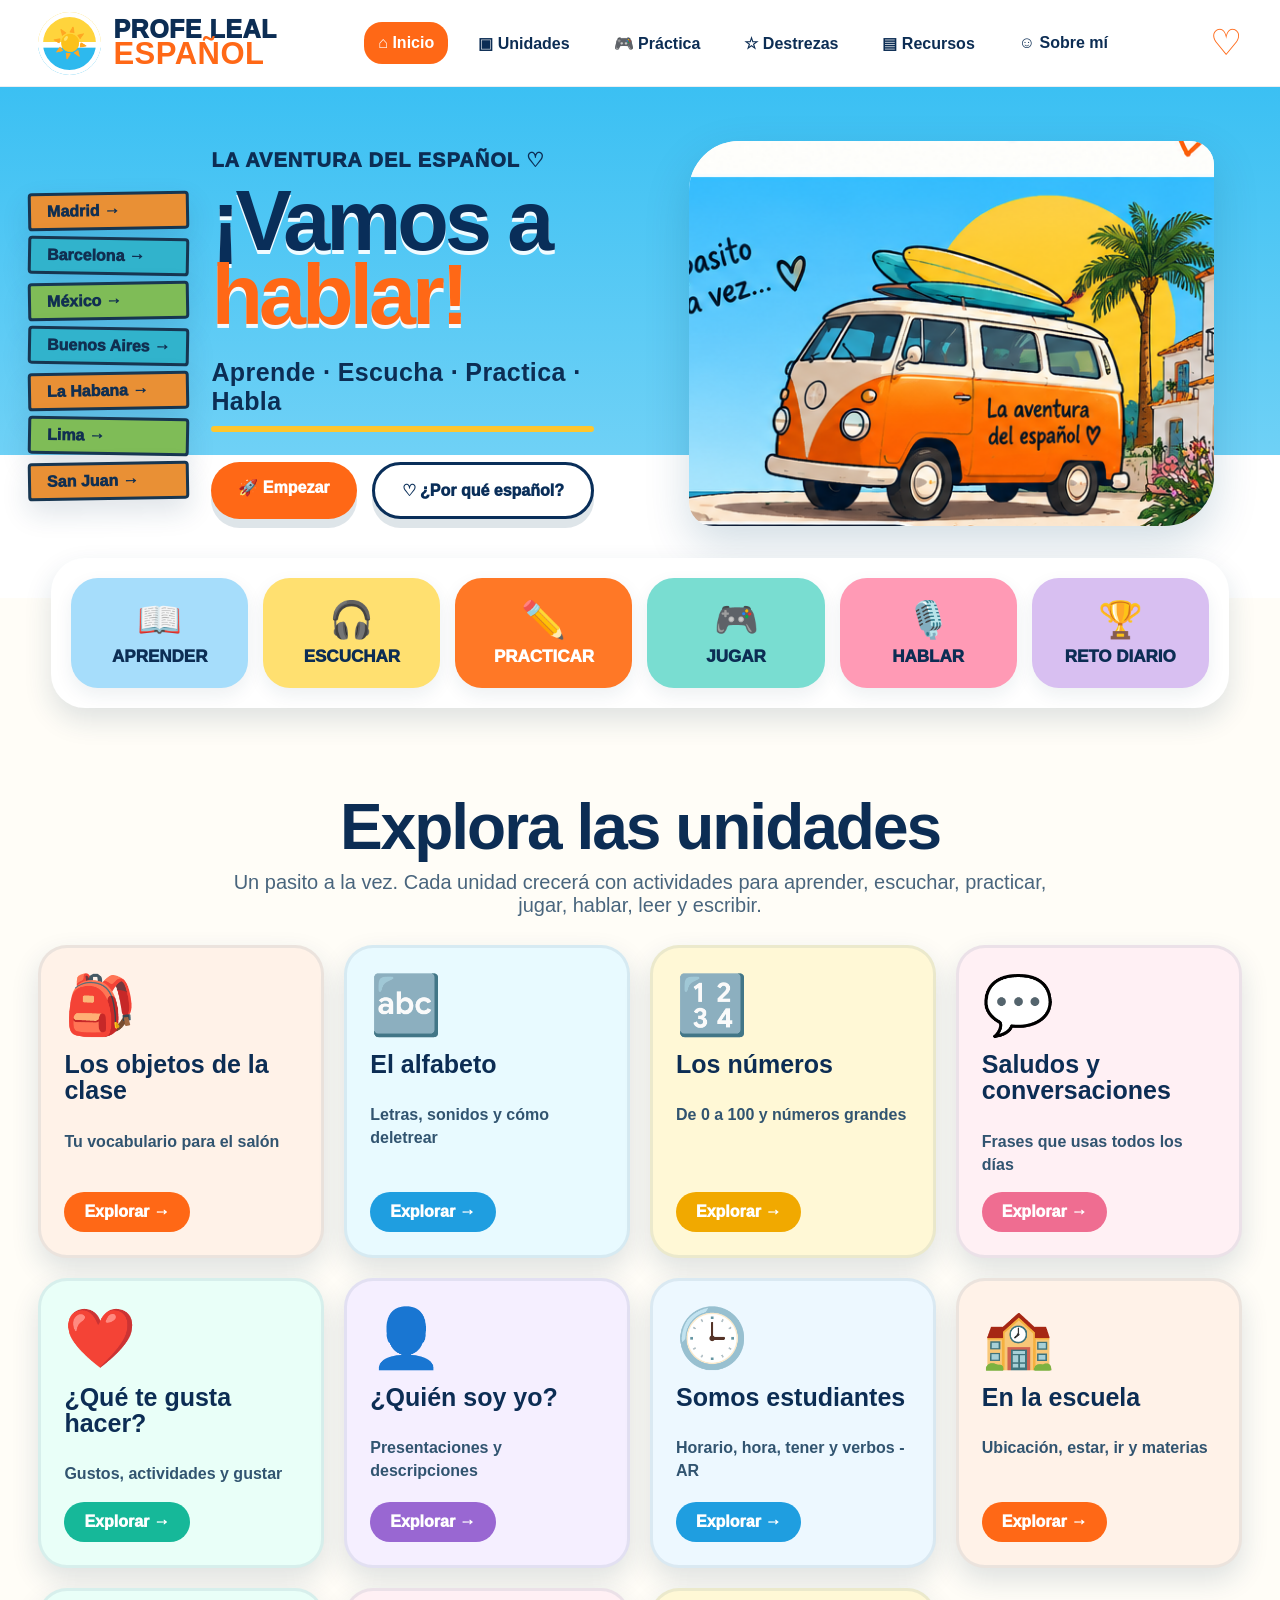
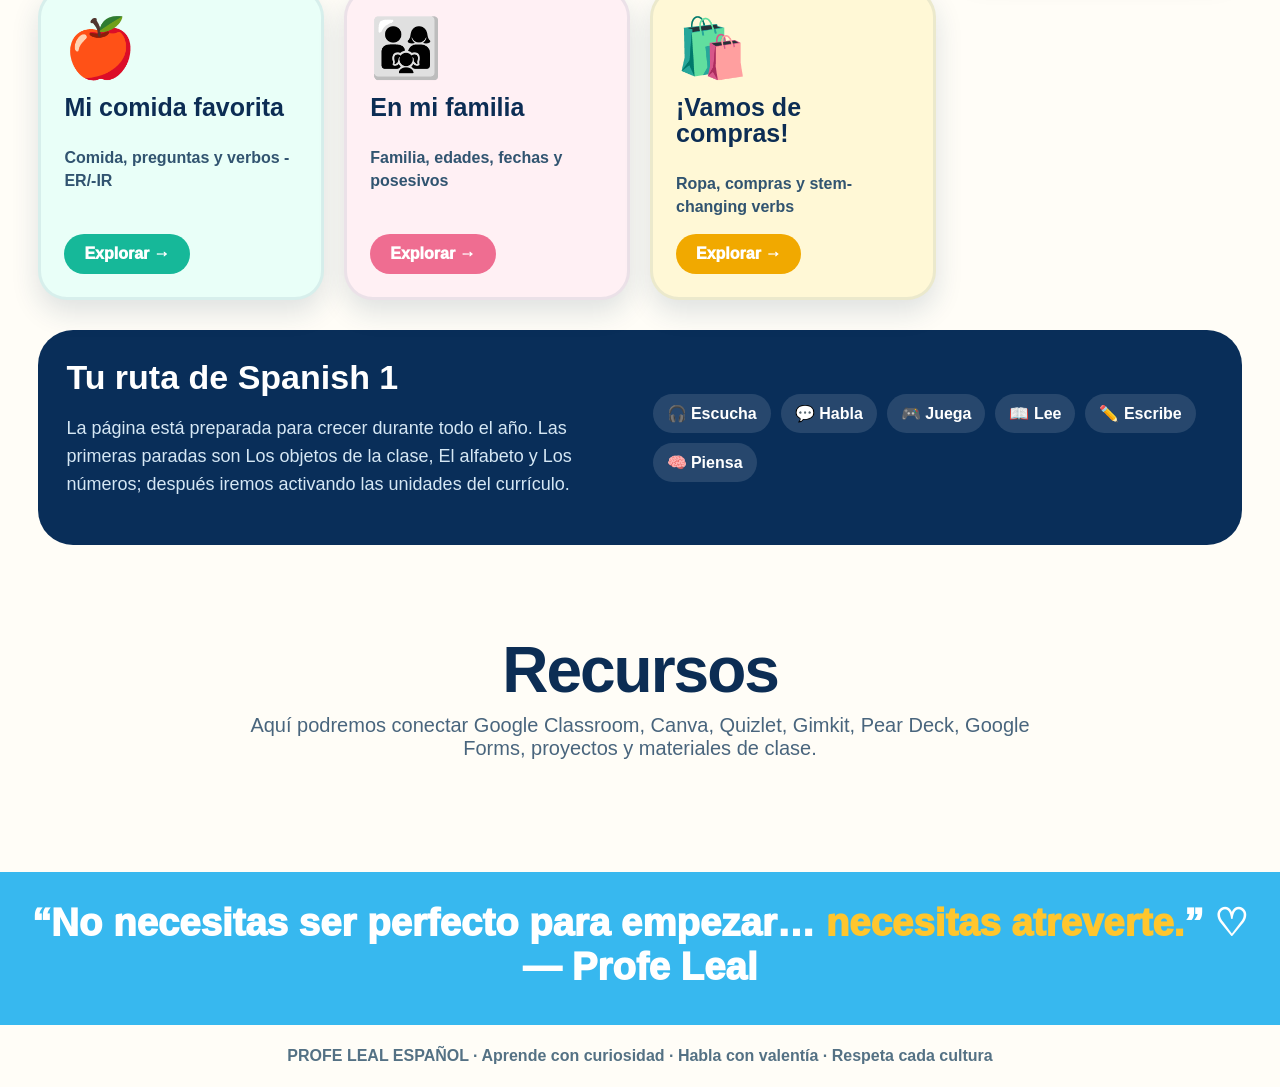
<file: index.html>
<!doctype html>
<html lang="es">
<head>
<meta charset="utf-8">
<meta name="viewport" content="width=device-width,initial-scale=1">
<title>Profe Leal Español</title>
<link rel="stylesheet" href="css/style.css">

</head>
<body>
<header class="top">
  <nav class="nav">
    <a class="brand" href="#inicio"><span class="brandmark">☀️</span><span class="brandtext">PROFE LEAL<b>ESPAÑOL</b></span></a>
    <div class="links"><a class="active" href="#inicio">⌂ Inicio</a><a href="#unidades">▣ Unidades</a><a href="#practica">🎮 Práctica</a><a href="#destrezas">☆ Destrezas</a><a href="#recursos">▤ Recursos</a><a href="#sobre-mi">☺ Sobre mí</a></div>
    <div class="heart">♡</div>
  </nav>
</header>

<!-- ✏️ PROFE LEAL: PORTADA PRINCIPAL — puedes cambiar textos y países aquí -->
  <section class="hero" id="inicio">
  <div class="signs"><div class="sign">Madrid →</div><div class="sign">Barcelona →</div><div class="sign">México →</div><div class="sign">Buenos Aires →</div><div class="sign">La Habana →</div><div class="sign">Lima →</div><div class="sign">San Juan →</div></div>
  <div class="hero-inner">
    <div class="hero-copy">
      <div class="kicker">LA AVENTURA DEL ESPAÑOL ♡</div>
      <h1>¡Vamos a <span>hablar!</span></h1>
      <div class="hero-sub">Aprende · Escucha · Practica · Habla</div>
      <div class="underline"></div>
      <div class="hero-actions"><a class="btn orange" href="#unidades">🚀 Empezar</a><button class="btn white" onclick="whySpanish()">♡ ¿Por qué español?</button></div>
    </div>
    <div class="hero-art"><img alt="Van naranja de La aventura del español" src="images/profe-leal-van.png"></div>
  </div>
</section>

<!-- ✏️ PROFE LEAL: BOTONES RÁPIDOS — accesos para aprender, escuchar, practicar, jugar y hablar -->
  <div class="quick" id="practica">
  <a href="#unidades"><span><i>📖</i>APRENDER</span></a><a href="#unidades"><span><i>🎧</i>ESCUCHAR</span></a><a href="#unidades"><span><i>✏️</i>PRACTICAR</span></a><a href="#unidades"><span><i>🎮</i>JUGAR</span></a><a href="#unidades"><span><i>🎙️</i>HABLAR</span></a><a href="#unidades"><span><i>🏆</i>RETO DIARIO</span></a>
</div>

<!-- ✏️ PROFE LEAL: UNIDADES — aquí puedes agregar, quitar o cambiar unidades -->
  <section class="section" id="unidades">
  <div class="section-title"><h2>Explora las unidades</h2><p>Un pasito a la vez. Cada unidad crecerá con actividades para aprender, escuchar, practicar, jugar, hablar, leer y escribir.</p></div>
  <div class="unit-grid"><article class="unit-card orange" id="unit-objetos">
      <div class="unit-icon">🎒</div>
      <h3>Los objetos de la clase</h3>
      <p>Tu vocabulario para el salón</p>
      <a class="explore" href="units/objetos.html">Explorar →</a>
    </article>
<article class="unit-card aqua" id="unit-alfabeto">
      <div class="unit-icon">🔤</div>
      <h3>El alfabeto</h3>
      <p>Letras, sonidos y cómo deletrear</p>
      <a class="explore" href="units/alfabeto.html">Explorar →</a>
    </article>
<article class="unit-card yellow" id="unit-numeros">
      <div class="unit-icon">🔢</div>
      <h3>Los números</h3>
      <p>De 0 a 100 y números grandes</p>
      <button class="explore" onclick="openUnit('unit-numeros')">Explorar →</button>
    </article>
<article class="unit-card pink" id="unit-saludos">
      <div class="unit-icon">💬</div>
      <h3>Saludos y conversaciones</h3>
      <p>Frases que usas todos los días</p>
      <button class="explore" onclick="openUnit('unit-saludos')">Explorar →</button>
    </article>
<article class="unit-card mint" id="unit-gustos">
      <div class="unit-icon">❤️</div>
      <h3>¿Qué te gusta hacer?</h3>
      <p>Gustos, actividades y gustar</p>
      <button class="explore" onclick="openUnit('unit-gustos')">Explorar →</button>
    </article>
<article class="unit-card lav" id="unit-quien">
      <div class="unit-icon">👤</div>
      <h3>¿Quién soy yo?</h3>
      <p>Presentaciones y descripciones</p>
      <button class="explore" onclick="openUnit('unit-quien')">Explorar →</button>
    </article>
<article class="unit-card blue" id="unit-estudiantes">
      <div class="unit-icon">🕒</div>
      <h3>Somos estudiantes</h3>
      <p>Horario, hora, tener y verbos -AR</p>
      <button class="explore" onclick="openUnit('unit-estudiantes')">Explorar →</button>
    </article>
<article class="unit-card orange" id="unit-escuela">
      <div class="unit-icon">🏫</div>
      <h3>En la escuela</h3>
      <p>Ubicación, estar, ir y materias</p>
      <button class="explore" onclick="openUnit('unit-escuela')">Explorar →</button>
    </article>
<article class="unit-card mint" id="unit-comida">
      <div class="unit-icon">🍎</div>
      <h3>Mi comida favorita</h3>
      <p>Comida, preguntas y verbos -ER/-IR</p>
      <button class="explore" onclick="openUnit('unit-comida')">Explorar →</button>
    </article>
<article class="unit-card pink" id="unit-familia">
      <div class="unit-icon">👨‍👩‍👧</div>
      <h3>En mi familia</h3>
      <p>Familia, edades, fechas y posesivos</p>
      <button class="explore" onclick="openUnit('unit-familia')">Explorar →</button>
    </article>
<article class="unit-card yellow" id="unit-compras">
      <div class="unit-icon">🛍️</div>
      <h3>¡Vamos de compras!</h3>
      <p>Ropa, compras y stem-changing verbs</p>
      <button class="explore" onclick="openUnit('unit-compras')">Explorar →</button>
    </article></div>
  <div class="route" id="destrezas">
    <div><h3>Tu ruta de Spanish 1</h3><p>La página está preparada para crecer durante todo el año. Las primeras paradas son Los objetos de la clase, El alfabeto y Los números; después iremos activando las unidades del currículo.</p></div>
    <div class="route-pills"><span>🎧 Escucha</span><span>💬 Habla</span><span>🎮 Juega</span><span>📖 Lee</span><span>✏️ Escribe</span><span>🧠 Piensa</span></div>
  </div>
</section>

<section class="section" id="recursos"><div class="section-title"><h2>Recursos</h2><p>Aquí podremos conectar Google Classroom, Canva, Quizlet, Gimkit, Pear Deck, Google Forms, proyectos y materiales de clase.</p></div></section>
<section class="quote" id="sobre-mi">“No necesitas ser perfecto para empezar… <span>necesitas atreverte.</span>” ♡ — Profe Leal</section>
<footer class="footer">PROFE LEAL ESPAÑOL · Aprende con curiosidad · Habla con valentía · Respeta cada cultura</footer>

<div class="modal" id="modal" onclick="if(event.target===this)closeModal()"><div class="modal-card"><button class="close" onclick="closeModal()">×</button><h3 id="modalTitle">Próximamente</h3><p id="modalText">Estamos construyendo esta unidad.</p></div></div>
<script>
function showModal(title,text){document.getElementById('modalTitle').textContent=title;document.getElementById('modalText').textContent=text;document.getElementById('modal').classList.add('show')}
function closeModal(){document.getElementById('modal').classList.remove('show')}
function whySpanish(){showModal('¿Por qué español?','Porque aprender otro idioma te abre puertas, te conecta con otras personas y culturas, y te da una nueva manera de ver el mundo. Un pasito a la vez.')}
function openUnit(id){
 if(id==='unit-objetos'){window.location.href='units/objetos.html';return;}
 if(id==='unit-alfabeto'){window.location.href='units/alfabeto.html';return;}
 const names={'unit-numeros':'Los números','unit-saludos':'Saludos y conversaciones','unit-gustos':'¿Qué te gusta hacer?','unit-quien':'¿Quién soy yo?','unit-estudiantes':'Somos estudiantes','unit-escuela':'En la escuela','unit-comida':'Mi comida favorita','unit-familia':'En mi familia','unit-compras':'¡Vamos de compras!'};
 showModal(names[id]||'Unidad','Esta unidad ya tiene su espacio. La iremos llenando con actividades interactivas conforme avancemos en clase.')
}
</script>
</body>
</html>
</file>
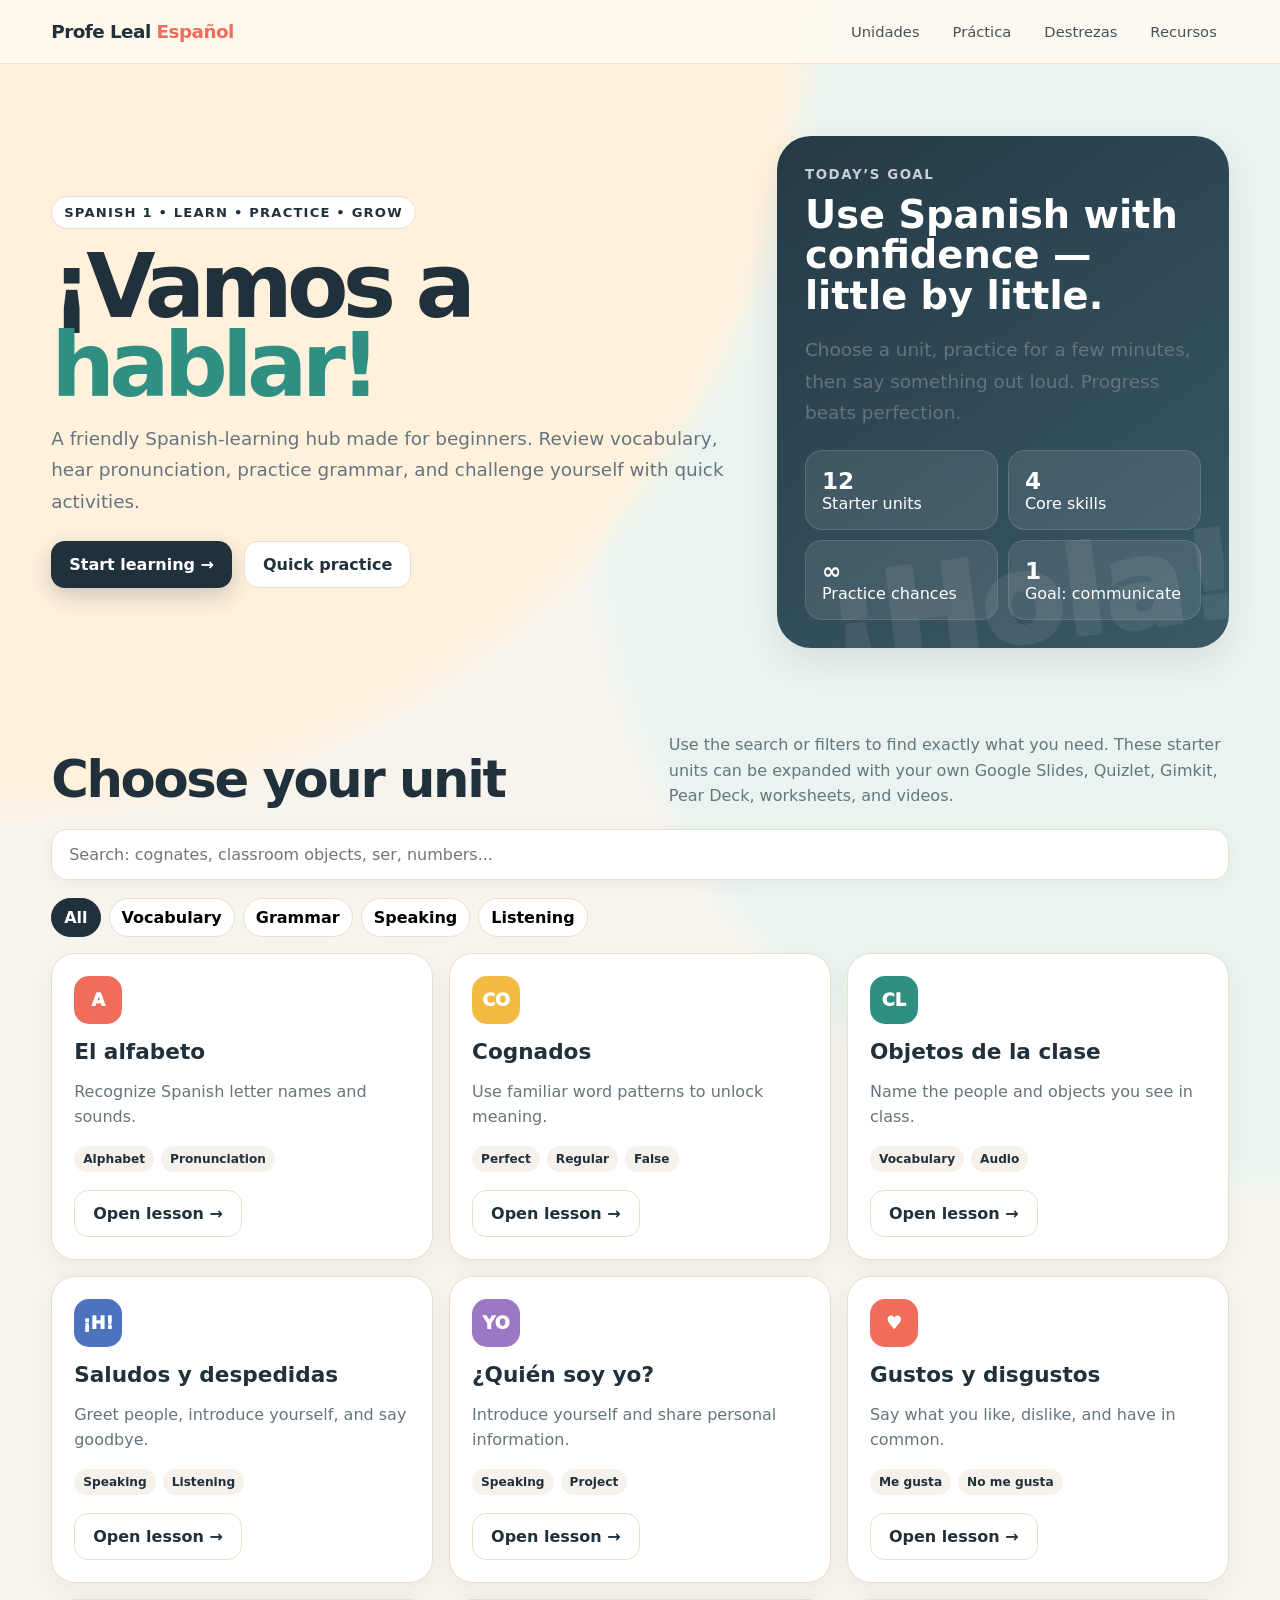
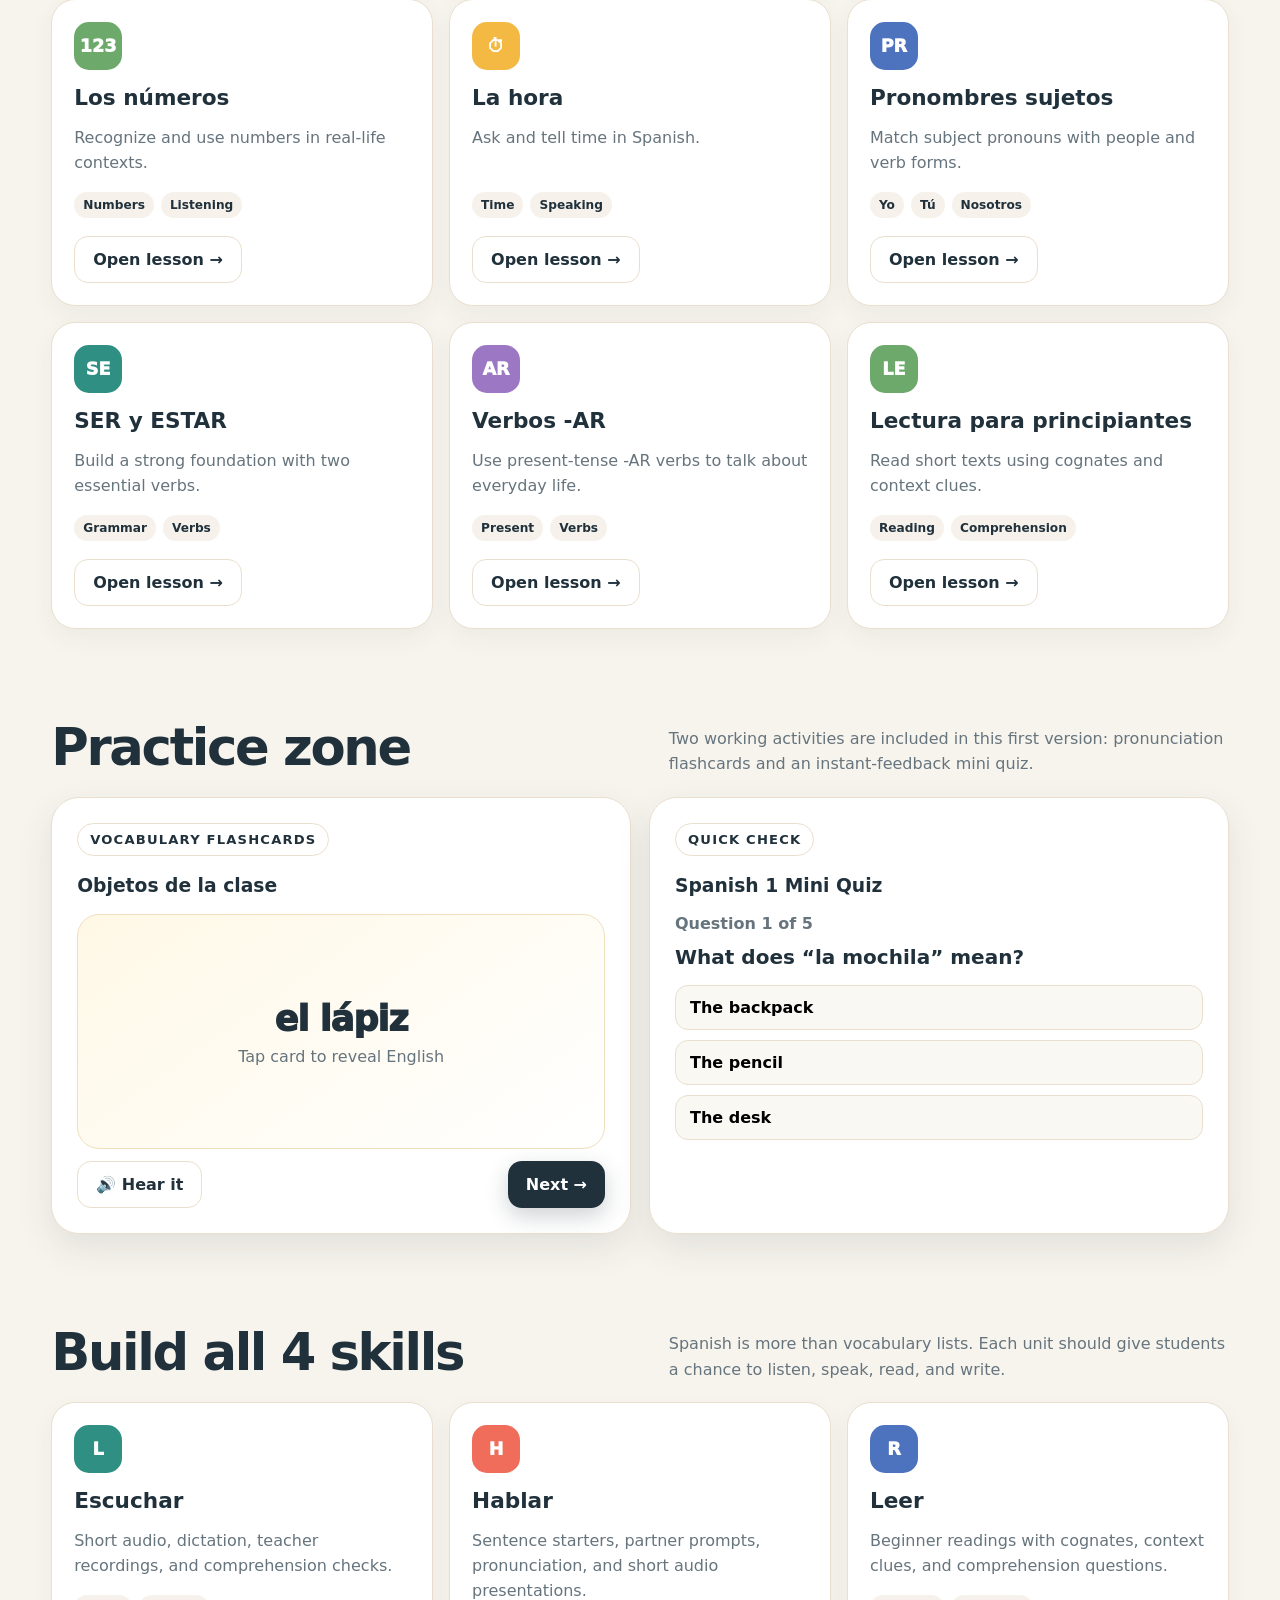
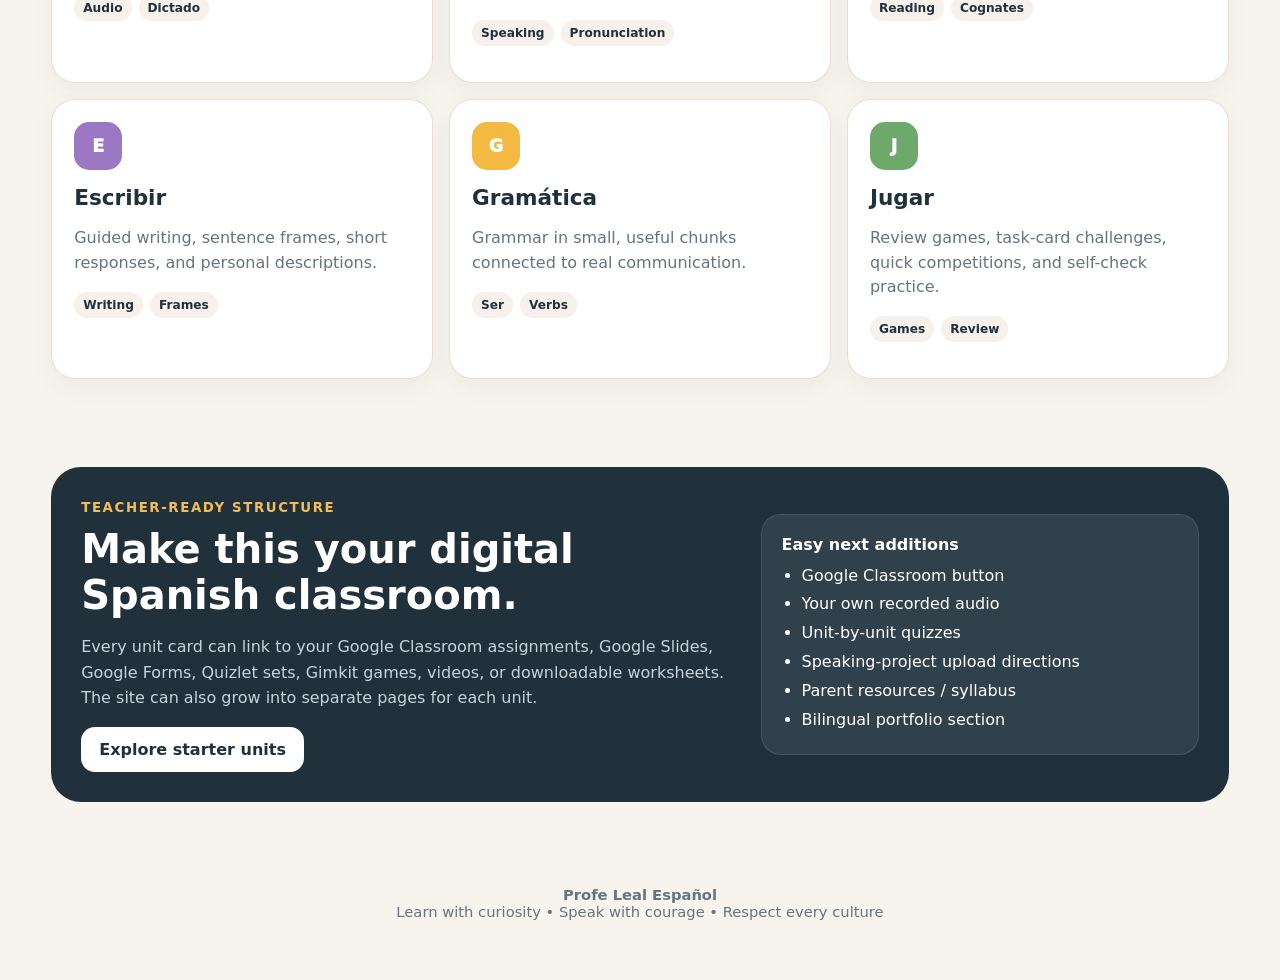
<file: profe_leal_espanol.html>
<!DOCTYPE html>
<html lang="en">
<head>
<meta charset="UTF-8" />
<meta name="viewport" content="width=device-width, initial-scale=1.0" />
<title>Profe Leal Español | Spanish 1 Learning Hub</title>
<style>
  :root{
    --ink:#20313c;
    --muted:#66747d;
    --cream:#fffaf0;
    --paper:#ffffff;
    --coral:#f06c5b;
    --gold:#f4b942;
    --teal:#2f8f83;
    --blue:#4d73be;
    --lav:#9c78c4;
    --green:#6ca96b;
    --line:#eadfce;
    --shadow:0 14px 35px rgba(48,54,61,.10);
    --radius:24px;
  }
  *{box-sizing:border-box}
  html{scroll-behavior:smooth}
  body{
    margin:0;
    font-family:Inter, ui-sans-serif, system-ui, -apple-system, BlinkMacSystemFont, "Segoe UI", sans-serif;
    color:var(--ink);
    background:
      radial-gradient(circle at 0% 0%, #fff1dc 0 18%, transparent 19%),
      radial-gradient(circle at 100% 12%, #e9f4f1 0 17%, transparent 18%),
      #f7f4ee;
  }
  a{color:inherit;text-decoration:none}
  button,input{font:inherit}
  .wrap{width:min(1180px,92vw);margin:auto}
  .topbar{
    position:sticky;top:0;z-index:20;
    backdrop-filter:blur(15px);
    background:rgba(255,250,240,.88);
    border-bottom:1px solid rgba(234,223,206,.9);
  }
  nav{display:flex;align-items:center;justify-content:space-between;padding:14px 0;gap:20px}
  .brand{font-weight:900;letter-spacing:-.03em;font-size:1.15rem}
  .brand span{color:var(--coral)}
  .navlinks{display:flex;gap:9px;flex-wrap:wrap}
  .navlinks a{padding:9px 12px;border-radius:999px;font-size:.92rem;color:#43525b}
  .navlinks a:hover{background:#fff}
  .hero{
    padding:72px 0 40px;
    display:grid;grid-template-columns:1.2fr .8fr;gap:48px;align-items:center
  }
  .eyebrow{
    display:inline-flex;gap:8px;align-items:center;
    background:#fff;border:1px solid var(--line);padding:8px 12px;border-radius:999px;
    font-weight:800;font-size:.82rem;text-transform:uppercase;letter-spacing:.09em
  }
  h1{font-size:clamp(3rem,7vw,6.7rem);line-height:.88;letter-spacing:-.065em;margin:18px 0}
  h1 em{font-style:normal;color:var(--teal)}
  .hero p{font-size:1.15rem;line-height:1.7;color:var(--muted);max-width:700px}
  .cta{display:flex;gap:12px;flex-wrap:wrap;margin-top:24px}
  .btn{
    border:none;border-radius:14px;padding:13px 18px;font-weight:850;cursor:pointer;
    transition:.18s transform,.18s box-shadow;display:inline-flex;align-items:center;gap:8px
  }
  .btn:hover{transform:translateY(-2px)}
  .primary{background:var(--ink);color:white;box-shadow:0 8px 22px rgba(32,49,60,.22)}
  .secondary{background:#fff;color:var(--ink);border:1px solid var(--line)}
  .hero-card{
    background:linear-gradient(145deg,#243a46,#3b5967);
    color:#fff;border-radius:34px;padding:28px;box-shadow:var(--shadow);
    min-height:360px;position:relative;overflow:hidden
  }
  .hero-card:after{
    content:"¡Hola!";position:absolute;right:-10px;bottom:-22px;
    font-size:7.5rem;font-weight:950;opacity:.08;transform:rotate(-7deg)
  }
  .hero-card small{opacity:.75;text-transform:uppercase;letter-spacing:.12em;font-weight:800}
  .hero-card h2{font-size:2.4rem;line-height:1.05;margin:12px 0 10px}
  .mini-grid{display:grid;grid-template-columns:1fr 1fr;gap:10px;margin-top:22px}
  .mini{
    background:rgba(255,255,255,.09);border:1px solid rgba(255,255,255,.13);
    border-radius:17px;padding:16px
  }
  .mini b{display:block;font-size:1.45rem}
  section{padding:44px 0}
  .section-head{display:flex;justify-content:space-between;gap:24px;align-items:end;margin-bottom:20px}
  .section-head h2{font-size:clamp(2rem,4vw,3.3rem);letter-spacing:-.045em;margin:0}
  .section-head p{max-width:560px;color:var(--muted);line-height:1.6;margin:0}
  .search{
    width:100%;padding:15px 17px;border:1px solid var(--line);border-radius:16px;background:#fff;
    outline:none;margin-bottom:18px;box-shadow:0 4px 15px rgba(70,65,54,.05)
  }
  .cards{display:grid;grid-template-columns:repeat(3,1fr);gap:16px}
  .card{
    background:var(--paper);border:1px solid var(--line);border-radius:var(--radius);
    padding:22px;box-shadow:0 9px 25px rgba(65,61,54,.05);transition:.18s transform,.18s box-shadow
  }
  .card:hover{transform:translateY(-4px);box-shadow:var(--shadow)}
  .icon{
    width:48px;height:48px;border-radius:15px;display:grid;place-items:center;color:#fff;
    font-weight:950;font-size:1.1rem;margin-bottom:15px
  }
  .card h3{font-size:1.35rem;margin:0 0 8px}
  .card p{color:var(--muted);line-height:1.55;min-height:50px}
  .tags{display:flex;gap:7px;flex-wrap:wrap;margin:14px 0}
  .tag{font-size:.76rem;font-weight:800;background:#f6f2eb;padding:6px 9px;border-radius:999px}
  .card button{margin-top:4px}
  .practice-grid{display:grid;grid-template-columns:1fr 1fr;gap:18px}
  .practice{
    background:#fff;border-radius:28px;padding:25px;border:1px solid var(--line);box-shadow:var(--shadow)
  }
  .flashcard{
    min-height:235px;border-radius:22px;background:linear-gradient(145deg,#fff8e6,#fff);
    border:1px solid #f0dfbd;display:grid;place-items:center;text-align:center;padding:28px;cursor:pointer;
    user-select:none
  }
  .flashcard .big{font-size:2.2rem;font-weight:950;letter-spacing:-.03em}
  .flashcard .hint{color:var(--muted);margin-top:8px}
  .flash-actions{display:flex;justify-content:space-between;gap:10px;margin-top:12px}
  .quiz-q{font-size:1.25rem;font-weight:850;margin:12px 0 16px}
  .options{display:grid;gap:10px}
  .option{
    width:100%;text-align:left;background:#faf8f3;border:1px solid var(--line);
    padding:12px 14px;border-radius:13px;cursor:pointer;font-weight:700
  }
  .option:hover{background:#fff}
  .option.correct{background:#e7f5e8;border-color:#87bf8c}
  .option.wrong{background:#fde9e6;border-color:#eaa297}
  .feedback{min-height:28px;margin-top:12px;font-weight:800}
  .resource-strip{
    background:var(--ink);color:#fff;border-radius:30px;padding:30px;
    display:grid;grid-template-columns:1.2fr .8fr;gap:22px;align-items:center
  }
  .resource-strip p{color:#c8d3d9;line-height:1.6}
  .teacher-box{background:rgba(255,255,255,.08);border:1px solid rgba(255,255,255,.1);padding:20px;border-radius:20px}
  .teacher-box ul{margin:8px 0 0;padding-left:20px;line-height:1.8}
  footer{padding:40px 0 60px;text-align:center;color:var(--muted);font-size:.92rem}
  .pill-row{display:flex;gap:8px;flex-wrap:wrap}
  .pill{
    border:1px solid var(--line);background:#fff;border-radius:999px;padding:9px 12px;cursor:pointer;font-weight:800
  }
  .pill.active{background:var(--ink);color:#fff;border-color:var(--ink)}
  .hidden{display:none!important}
  @media(max-width:900px){
    .hero,.resource-strip,.practice-grid{grid-template-columns:1fr}
    .cards{grid-template-columns:1fr 1fr}
    .navlinks{display:none}
    h1{font-size:clamp(3.2rem,16vw,5.6rem)}
  }
  @media(max-width:620px){
    .cards{grid-template-columns:1fr}
    .hero{padding-top:45px}
    .section-head{display:block}.section-head p{margin-top:10px}
  }
</style>
</head>
<body>
<div class="topbar">
  <div class="wrap">
    <nav>
      <a class="brand" href="#home">Profe Leal <span>Español</span></a>
      <div class="navlinks">
        <a href="#units">Unidades</a>
        <a href="#practice">Práctica</a>
        <a href="#skills">Destrezas</a>
        <a href="#resources">Recursos</a>
      </div>
    </nav>
  </div>
</div>

<main id="home">
  <div class="wrap hero">
    <div>
      <div class="eyebrow">Spanish 1 • Learn • Practice • Grow</div>
      <h1>¡Vamos a <em>hablar!</em></h1>
      <p>A friendly Spanish-learning hub made for beginners. Review vocabulary, hear pronunciation, practice grammar, and challenge yourself with quick activities.</p>
      <div class="cta">
        <a class="btn primary" href="#units">Start learning →</a>
        <a class="btn secondary" href="#practice">Quick practice</a>
      </div>
    </div>
    <div class="hero-card">
      <small>Today’s goal</small>
      <h2>Use Spanish with confidence — little by little.</h2>
      <p>Choose a unit, practice for a few minutes, then say something out loud. Progress beats perfection.</p>
      <div class="mini-grid">
        <div class="mini"><b>12</b><span>Starter units</span></div>
        <div class="mini"><b>4</b><span>Core skills</span></div>
        <div class="mini"><b>∞</b><span>Practice chances</span></div>
        <div class="mini"><b>1</b><span>Goal: communicate</span></div>
      </div>
    </div>
  </div>

  <section id="units">
    <div class="wrap">
      <div class="section-head">
        <div><h2>Choose your unit</h2></div>
        <p>Use the search or filters to find exactly what you need. These starter units can be expanded with your own Google Slides, Quizlet, Gimkit, Pear Deck, worksheets, and videos.</p>
      </div>
      <input class="search" id="search" placeholder="Search: cognates, classroom objects, ser, numbers..." />
      <div class="pill-row" id="filters">
        <button class="pill active" data-filter="all">All</button>
        <button class="pill" data-filter="vocabulary">Vocabulary</button>
        <button class="pill" data-filter="grammar">Grammar</button>
        <button class="pill" data-filter="speaking">Speaking</button>
        <button class="pill" data-filter="listening">Listening</button>
      </div>
      <div style="height:16px"></div>
      <div class="cards" id="unitCards"></div>
    </div>
  </section>

  <section id="practice">
    <div class="wrap">
      <div class="section-head">
        <div><h2>Practice zone</h2></div>
        <p>Two working activities are included in this first version: pronunciation flashcards and an instant-feedback mini quiz.</p>
      </div>
      <div class="practice-grid">
        <div class="practice">
          <div class="eyebrow">Vocabulary flashcards</div>
          <h3>Objetos de la clase</h3>
          <div class="flashcard" id="flashcard" title="Tap to flip">
            <div>
              <div class="big" id="flashWord">el lápiz</div>
              <div class="hint" id="flashHint">Tap card to reveal English</div>
            </div>
          </div>
          <div class="flash-actions">
            <button class="btn secondary" id="speakBtn">🔊 Hear it</button>
            <button class="btn primary" id="nextFlash">Next →</button>
          </div>
        </div>

        <div class="practice">
          <div class="eyebrow">Quick check</div>
          <h3>Spanish 1 Mini Quiz</h3>
          <div id="quizBox"></div>
        </div>
      </div>
    </div>
  </section>

  <section id="skills">
    <div class="wrap">
      <div class="section-head">
        <div><h2>Build all 4 skills</h2></div>
        <p>Spanish is more than vocabulary lists. Each unit should give students a chance to listen, speak, read, and write.</p>
      </div>
      <div class="cards">
        <article class="card"><div class="icon" style="background:var(--teal)">L</div><h3>Escuchar</h3><p>Short audio, dictation, teacher recordings, and comprehension checks.</p><div class="tags"><span class="tag">Audio</span><span class="tag">Dictado</span></div></article>
        <article class="card"><div class="icon" style="background:var(--coral)">H</div><h3>Hablar</h3><p>Sentence starters, partner prompts, pronunciation, and short audio presentations.</p><div class="tags"><span class="tag">Speaking</span><span class="tag">Pronunciation</span></div></article>
        <article class="card"><div class="icon" style="background:var(--blue)">R</div><h3>Leer</h3><p>Beginner readings with cognates, context clues, and comprehension questions.</p><div class="tags"><span class="tag">Reading</span><span class="tag">Cognates</span></div></article>
        <article class="card"><div class="icon" style="background:var(--lav)">E</div><h3>Escribir</h3><p>Guided writing, sentence frames, short responses, and personal descriptions.</p><div class="tags"><span class="tag">Writing</span><span class="tag">Frames</span></div></article>
        <article class="card"><div class="icon" style="background:var(--gold)">G</div><h3>Gramática</h3><p>Grammar in small, useful chunks connected to real communication.</p><div class="tags"><span class="tag">Ser</span><span class="tag">Verbs</span></div></article>
        <article class="card"><div class="icon" style="background:var(--green)">J</div><h3>Jugar</h3><p>Review games, task-card challenges, quick competitions, and self-check practice.</p><div class="tags"><span class="tag">Games</span><span class="tag">Review</span></div></article>
      </div>
    </div>
  </section>

  <section id="resources">
    <div class="wrap">
      <div class="resource-strip">
        <div>
          <small style="letter-spacing:.12em;text-transform:uppercase;font-weight:850;color:#f2bd58">Teacher-ready structure</small>
          <h2 style="font-size:2.5rem;margin:10px 0">Make this your digital Spanish classroom.</h2>
          <p>Every unit card can link to your Google Classroom assignments, Google Slides, Google Forms, Quizlet sets, Gimkit games, videos, or downloadable worksheets. The site can also grow into separate pages for each unit.</p>
          <a class="btn" style="background:white;color:var(--ink)" href="#units">Explore starter units</a>
        </div>
        <div class="teacher-box">
          <strong>Easy next additions</strong>
          <ul>
            <li>Google Classroom button</li>
            <li>Your own recorded audio</li>
            <li>Unit-by-unit quizzes</li>
            <li>Speaking-project upload directions</li>
            <li>Parent resources / syllabus</li>
            <li>Bilingual portfolio section</li>
          </ul>
        </div>
      </div>
    </div>
  </section>
</main>

<footer>
  <div class="wrap">
    <strong>Profe Leal Español</strong><br/>
    Learn with curiosity • Speak with courage • Respect every culture
  </div>
</footer>

<script>
const units = [
  {title:"El alfabeto",cat:["vocabulary","listening"],icon:"A",color:"var(--coral)",desc:"Recognize Spanish letter names and sounds.",tags:["Alphabet","Pronunciation"]},
  {title:"Cognados",cat:["vocabulary","reading"],icon:"CO",color:"var(--gold)",desc:"Use familiar word patterns to unlock meaning.",tags:["Perfect","Regular","False"]},
  {title:"Objetos de la clase",cat:["vocabulary","listening"],icon:"CL",color:"var(--teal)",desc:"Name the people and objects you see in class.",tags:["Vocabulary","Audio"]},
  {title:"Saludos y despedidas",cat:["speaking","listening"],icon:"¡H!",color:"var(--blue)",desc:"Greet people, introduce yourself, and say goodbye.",tags:["Speaking","Listening"]},
  {title:"¿Quién soy yo?",cat:["speaking","writing"],icon:"YO",color:"var(--lav)",desc:"Introduce yourself and share personal information.",tags:["Speaking","Project"]},
  {title:"Gustos y disgustos",cat:["speaking","grammar"],icon:"♥",color:"var(--coral)",desc:"Say what you like, dislike, and have in common.",tags:["Me gusta","No me gusta"]},
  {title:"Los números",cat:["vocabulary","listening"],icon:"123",color:"var(--green)",desc:"Recognize and use numbers in real-life contexts.",tags:["Numbers","Listening"]},
  {title:"La hora",cat:["vocabulary","speaking"],icon:"⏱",color:"var(--gold)",desc:"Ask and tell time in Spanish.",tags:["Time","Speaking"]},
  {title:"Pronombres sujetos",cat:["grammar"],icon:"PR",color:"var(--blue)",desc:"Match subject pronouns with people and verb forms.",tags:["Yo","Tú","Nosotros"]},
  {title:"SER y ESTAR",cat:["grammar"],icon:"SE",color:"var(--teal)",desc:"Build a strong foundation with two essential verbs.",tags:["Grammar","Verbs"]},
  {title:"Verbos -AR",cat:["grammar","speaking"],icon:"AR",color:"var(--lav)",desc:"Use present-tense -AR verbs to talk about everyday life.",tags:["Present","Verbs"]},
  {title:"Lectura para principiantes",cat:["reading","vocabulary"],icon:"LE",color:"var(--green)",desc:"Read short texts using cognates and context clues.",tags:["Reading","Comprehension"]}
];

const unitCards = document.getElementById("unitCards");
function renderUnits(filter="all", query=""){
  unitCards.innerHTML="";
  const q=query.toLowerCase().trim();
  units.filter(u => (filter==="all" || u.cat.includes(filter)) &&
    (u.title.toLowerCase().includes(q) || u.desc.toLowerCase().includes(q) || u.tags.join(" ").toLowerCase().includes(q)))
    .forEach(u=>{
      const el=document.createElement("article");
      el.className="card";
      el.innerHTML=`<div class="icon" style="background:${u.color}">${u.icon}</div>
        <h3>${u.title}</h3><p>${u.desc}</p>
        <div class="tags">${u.tags.map(t=>`<span class="tag">${t}</span>`).join("")}</div>
        <button class="btn secondary" onclick="alert('This button is ready to connect to your lesson, Google Classroom assignment, Google Form, or practice page.')">Open lesson →</button>`;
      unitCards.appendChild(el);
    });
}
renderUnits();

let activeFilter="all";
document.querySelectorAll(".pill").forEach(btn=>{
  btn.addEventListener("click",()=>{
    document.querySelectorAll(".pill").forEach(b=>b.classList.remove("active"));
    btn.classList.add("active");
    activeFilter=btn.dataset.filter;
    renderUnits(activeFilter,document.getElementById("search").value);
  });
});
document.getElementById("search").addEventListener("input",e=>renderUnits(activeFilter,e.target.value));

const vocab = [
  ["el lápiz","pencil"],["el cuaderno","notebook"],["la mochila","backpack"],
  ["la mesa","table"],["la silla","chair"],["el libro","book"],["la computadora","computer"],
  ["la puerta","door"],["la ventana","window"],["el bolígrafo","pen"]
];
let vi=0, flipped=false;
function showFlash(){
  const [es,en]=vocab[vi];
  document.getElementById("flashWord").textContent=flipped?en:es;
  document.getElementById("flashHint").textContent=flipped?"Tap to see Spanish":"Tap card to reveal English";
}
document.getElementById("flashcard").addEventListener("click",()=>{flipped=!flipped;showFlash()});
document.getElementById("nextFlash").addEventListener("click",()=>{vi=(vi+1)%vocab.length;flipped=false;showFlash()});
document.getElementById("speakBtn").addEventListener("click",()=>{
  const utter=new SpeechSynthesisUtterance(vocab[vi][0]);
  utter.lang="es-MX";
  speechSynthesis.cancel(); speechSynthesis.speak(utter);
});

const quiz = [
 {q:"What does “la mochila” mean?",o:["The backpack","The pencil","The desk"],a:0},
 {q:"Choose the correct greeting:",o:["Buenas noches","El cuaderno","Me gusta"],a:0},
 {q:"“Me gusta la música” means…",o:["I study music","I like music","I need music"],a:1},
 {q:"Which is a Spanish subject pronoun?",o:["porque","nosotros","clase"],a:1},
 {q:"What is a cognate?",o:["A word with a related form and meaning in two languages","A past-tense verb","A classroom command"],a:0}
];
let qi=0, score=0, locked=false;
function renderQuiz(){
  if(qi>=quiz.length){
    document.getElementById("quizBox").innerHTML=
      `<div style="padding:26px 0"><div style="font-size:3rem;font-weight:950">${score}/${quiz.length}</div>
       <p>${score===quiz.length?"¡Excelente! Perfect score.":score>=3?"¡Muy bien! Keep practicing.":"Good start — review and try again."}</p>
       <button class="btn primary" onclick="restartQuiz()">Try again</button></div>`;
    return;
  }
  locked=false;
  const item=quiz[qi];
  document.getElementById("quizBox").innerHTML=
    `<div style="color:var(--muted);font-weight:800">Question ${qi+1} of ${quiz.length}</div>
     <div class="quiz-q">${item.q}</div>
     <div class="options">${item.o.map((x,i)=>`<button class="option" onclick="answerQuiz(${i},this)">${x}</button>`).join("")}</div>
     <div class="feedback" id="feedback"></div>`;
}
function answerQuiz(i,btn){
  if(locked)return; locked=true;
  const item=quiz[qi];
  const opts=document.querySelectorAll(".option");
  opts[item.a].classList.add("correct");
  if(i===item.a){score++;document.getElementById("feedback").textContent="¡Correcto!";}
  else{btn.classList.add("wrong");document.getElementById("feedback").textContent="Almost — review the correct answer.";}
  setTimeout(()=>{qi++;renderQuiz()},900);
}
function restartQuiz(){qi=0;score=0;renderQuiz()}
renderQuiz();
</script>
</body>
</html>
</file>
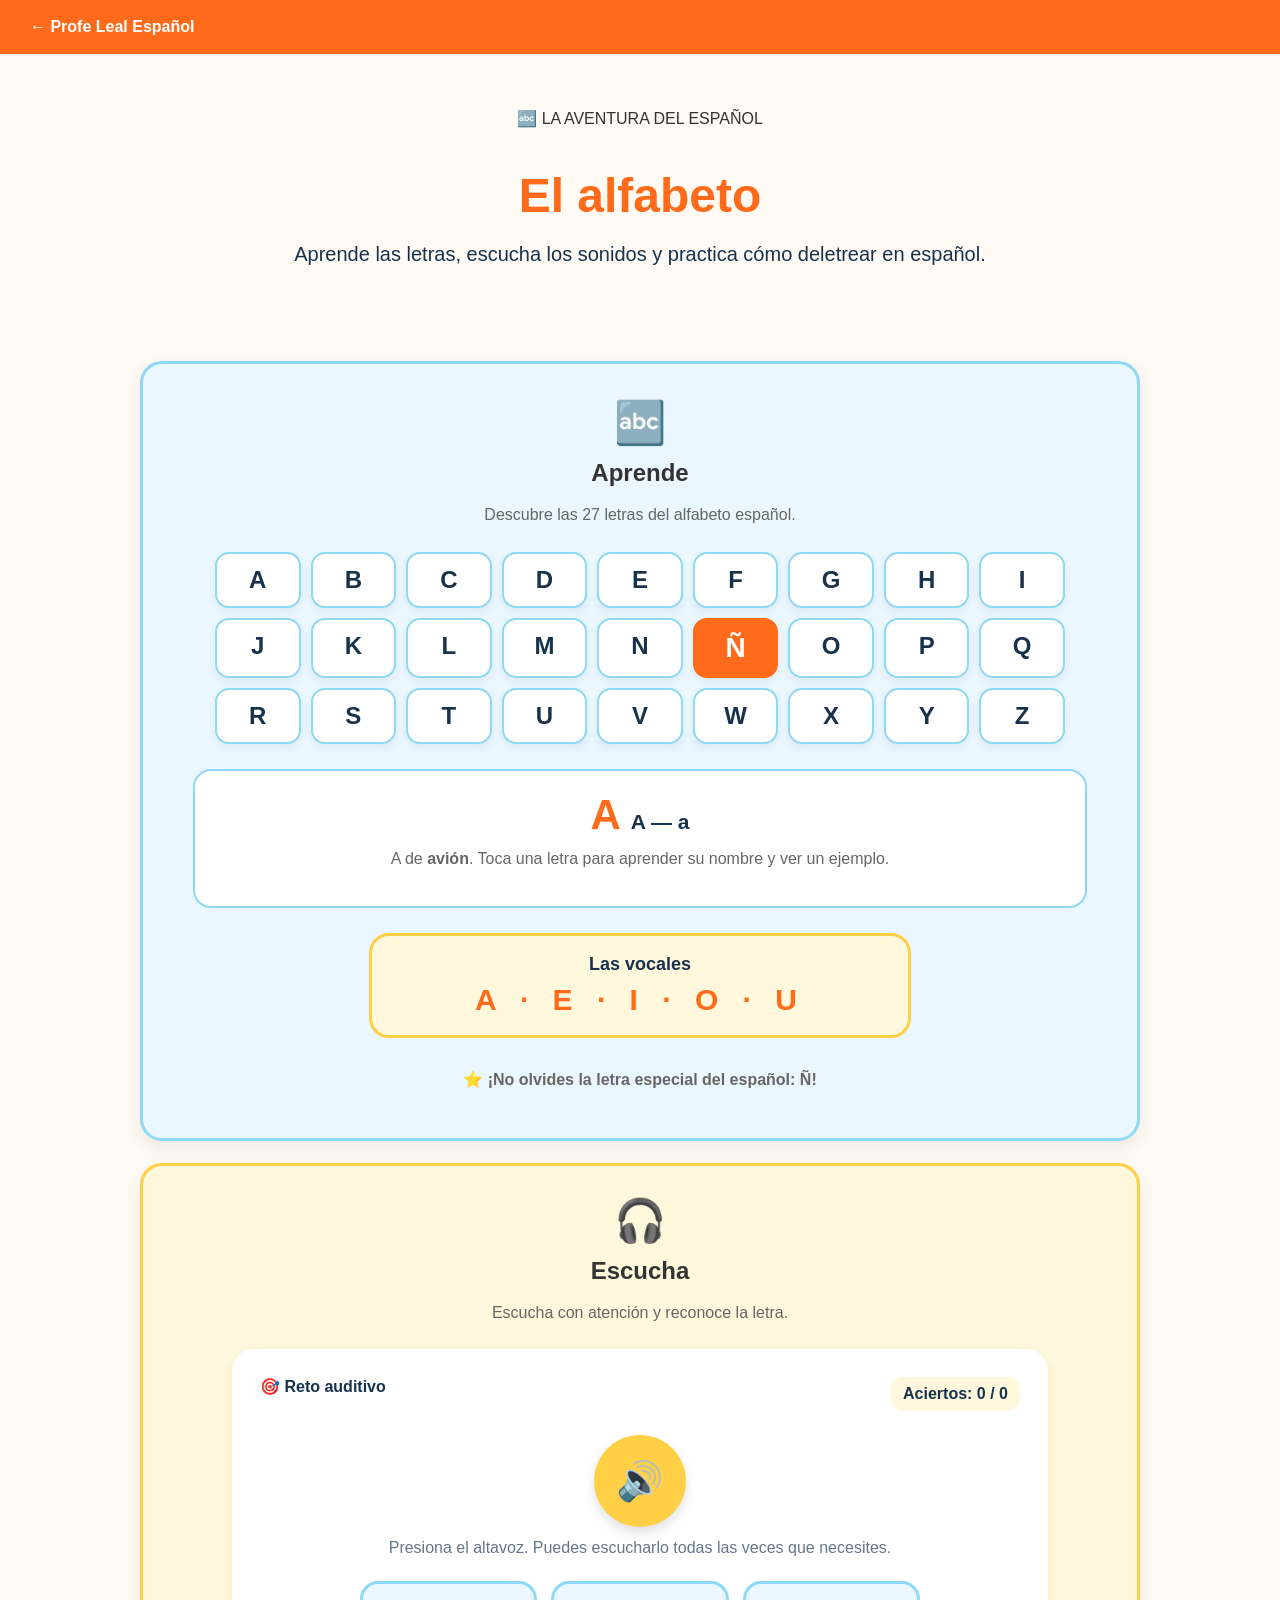
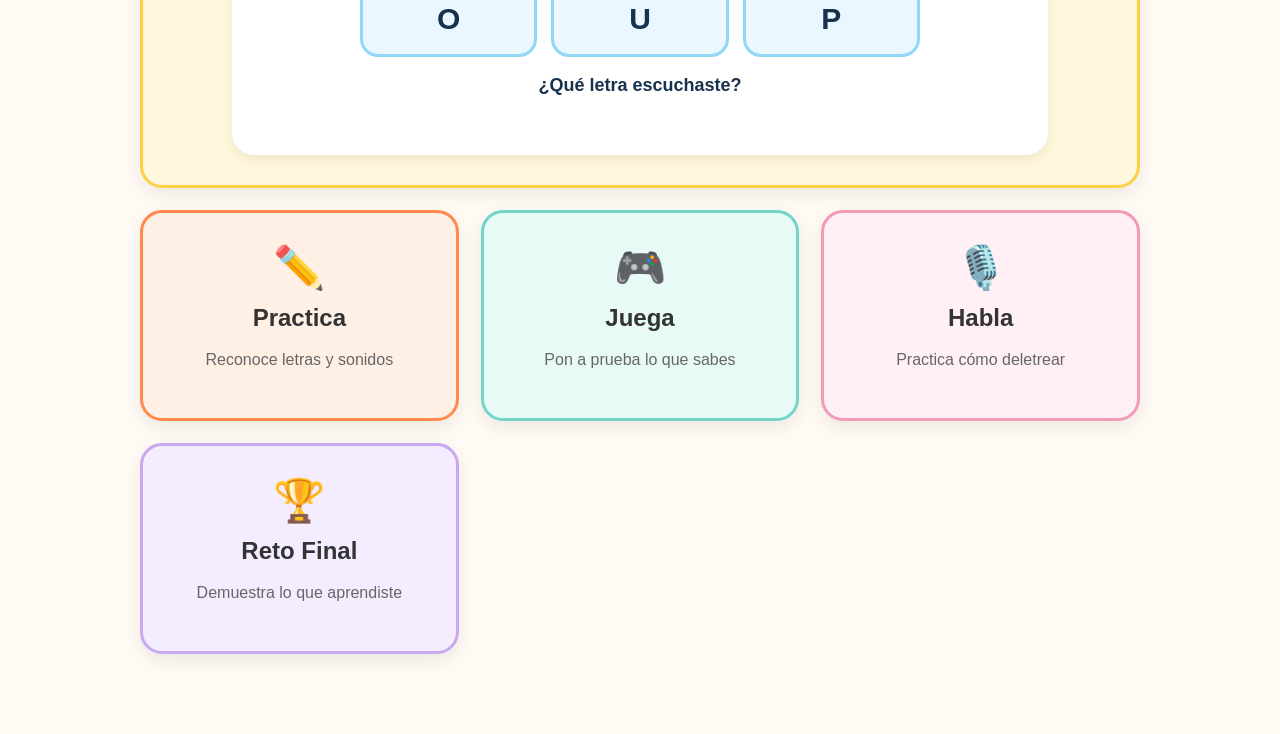
<file: units/alfabeto.html>
<!DOCTYPE html>
<html lang="es">

<head>
  <meta charset="UTF-8">
  <meta name="viewport" content="width=device-width, initial-scale=1.0">
  <title>El alfabeto | Profe Leal Español</title>

  <style>
    body {
      margin: 0;
      font-family: Arial, sans-serif;
      background: #fffaf4;
      color: #333;
    }

    header {
      background: #ff6b1a;
      padding: 18px 30px;
    }

    .back {
      color: white;
      text-decoration: none;
      font-weight: bold;
    }

    .hero {
      text-align: center;
      padding: 55px 20px 35px;
    }

    .hero h1 {
      font-size: 48px;
      color: #ff6b1a;
      margin-bottom: 10px;
    }

    .hero p {
      font-size: 20px;
      color: #17324d;
    }

    .stations {
      max-width: 1000px;
      margin: 20px auto 60px;
      padding: 20px;
      display: grid;
      grid-template-columns: repeat(3, 1fr);
      gap: 22px;
    }

    .station {
      background: #fff8ef;
      border: 3px solid #ffcf45;
      border-radius: 22px;
      padding: 30px 20px;
      text-align: center;
      box-shadow: 0 6px 18px rgba(0,0,0,.08);
    }
.station:nth-child(1) {
  background: #eaf7ff;
  border-color: #8ed8f8;
}

.station:nth-child(2) {
  background: #fff8dc;
  border-color: #ffcf45;
}

.station:nth-child(3) {
  background: #fff0e6;
  border-color: #ff8a4c;
}

.station:nth-child(4) {
  background: #e8faf5;
  border-color: #72d5c8;
}

.station:nth-child(5) {
  background: #fff0f5;
  border-color: #f49ab6;
}

.station:nth-child(6) {
  background: #f4edff;
  border-color: #c8a8ef;
}
    .station .icon {
      font-size: 42px;
    }
.alphabet-station {
  grid-column: 1 / -1;
  padding: 34px;
}

.alphabet-preview {
  display: grid;
  grid-template-columns: repeat(9, 1fr);
  gap: 10px;
  max-width: 850px;
  margin: 25px auto;
}

.alphabet-preview span {
  background: white;
  cursor: pointer;
  color: #17324d;
  border: 2px solid #8ed8f8;
  border-radius: 14px;
  padding: 12px 6px;
  font-size: 24px;
  font-weight: bold;
  box-shadow: 0 4px 8px rgba(0,0,0,.06);
  transition: transform .2s ease, box-shadow .2s ease;
}

.alphabet-preview span:hover,
.alphabet-preview span:focus {
  transform: translateY(-4px) scale(1.06);
  outline: none;
  box-shadow: 0 8px 14px rgba(0,0,0,.12);
}

.alphabet-preview .special-letter {
  background: #ff6b1a;
  color: white;
  border-color: #ff6b1a;
  font-size: 28px;
}

.vowels-preview {
  max-width: 500px;
  margin: 25px auto 15px;
  background: #fff8dc;
  border: 3px solid #ffcf45;
  border-radius: 20px;
  padding: 18px;
  color: #17324d;
}

.vowels-preview strong {
  display: block;
  margin-bottom: 8px;
  font-size: 18px;
}

.vowels-preview div {
  color: #ff6b1a;
  font-size: 30px;
  font-weight: bold;
  letter-spacing: 8px;
}

.listen-station {
  grid-column: 1 / -1;
}

.listen-game {
  max-width: 760px;
  margin: 24px auto 0;
  background: white;
  border-radius: 22px;
  padding: 28px;
  box-shadow: 0 5px 14px rgba(0,0,0,.07);
}

.listen-top {
  display: flex;
  justify-content: space-between;
  gap: 12px;
  flex-wrap: wrap;
  color: #17324d;
  font-weight: bold;
}

.listen-score {
  background: #fff8dc;
  border-radius: 12px;
  padding: 8px 12px;
}

.sound-button {
  display: block;
  margin: 24px auto 12px;
  border: 0;
  border-radius: 50%;
  width: 92px;
  height: 92px;
  font-size: 38px;
  cursor: pointer;
  background: #ffcf45;
  box-shadow: 0 6px 12px rgba(0,0,0,.12);
}

.sound-button:hover { transform: scale(1.05); }

.listen-hint { color: #667788; }

.answer-options {
  display: grid;
  grid-template-columns: repeat(3, 1fr);
  gap: 14px;
  margin: 24px auto 18px;
  max-width: 560px;
}

.answer-option {
  background: #eaf7ff;
  border: 3px solid #8ed8f8;
  border-radius: 18px;
  padding: 18px 8px;
  font-size: 30px;
  font-weight: bold;
  color: #17324d;
  cursor: pointer;
}

.answer-option:hover { transform: translateY(-3px); }
.answer-option.correct { background: #e8faf5; border-color: #72d5c8; }
.answer-option.wrong { background: #fff0f0; border-color: #f49ab6; }

.listen-feedback {
  min-height: 52px;
  font-size: 18px;
  font-weight: bold;
  color: #17324d;
}

.next-listen {
  display: none;
  margin: 10px auto 0;
  border: 0;
  border-radius: 14px;
  padding: 12px 20px;
  background: #ff6b1a;
  color: white;
  font-weight: bold;
  font-size: 16px;
  cursor: pointer;
}

@media (max-width: 550px) {
  .answer-options { grid-template-columns: 1fr; }
}

.letter-guide {
  max-width: 850px;
  margin: 22px auto 0;
  background: white;
  border: 2px solid #8ed8f8;
  border-radius: 18px;
  padding: 20px;
  color: #17324d;
  min-height: 95px;
}

.letter-guide .big-letter {
  font-size: 42px;
  font-weight: 800;
  color: #ff6b1a;
  margin-right: 10px;
}

.letter-guide strong {
  font-size: 21px;
}

.letter-guide p {
  margin: 8px 0 0;
  color: #40566c;
}

.ene-note {
  max-width: 600px;
  margin: 18px auto 0;
  padding: 12px 16px;
  background: #eaf7ff;
  border-radius: 14px;
  color: #17324d;
  font-weight: bold;
}

@media (max-width: 850px) {
  .alphabet-preview {
    grid-template-columns: repeat(6, 1fr);
  }
}

@media (max-width: 550px) {
  .alphabet-preview {
    grid-template-columns: repeat(4, 1fr);
  }

  .alphabet-preview span {
    font-size: 20px;
  }

  .alphabet-station {
    padding: 24px 15px;
  }
}
    .station h2 {
      margin: 12px 0 8px;
    }

    .station p {
      color: #666;
      line-height: 1.5;
    }

    @media (max-width: 750px) {
      .stations {
        grid-template-columns: 1fr;
      }

      .hero h1 {
        font-size: 38px;
      }
    }
  </style>
</head>

<body>

  <header>
    <a class="back" href="../index.html">← Profe Leal Español</a>
  </header>

  <section class="hero">
    <div>🔤 LA AVENTURA DEL ESPAÑOL</div>
    <h1>El alfabeto</h1>
    <p>Aprende las letras, escucha los sonidos y practica cómo deletrear en español.</p>
  </section>

  <main class="stations">

   <div class="station alphabet-station">
  <div class="icon">🔤</div>
  <h2>Aprende</h2>
  <p>Descubre las 27 letras del alfabeto español.</p>

  <div class="alphabet-preview" aria-label="Alfabeto español interactivo">
    <span tabindex="0" data-name="a" data-example="avión">A</span>
    <span tabindex="0" data-name="be" data-example="bebé">B</span>
    <span tabindex="0" data-name="ce" data-example="casa">C</span>
    <span tabindex="0" data-name="de" data-example="dedo">D</span>
    <span tabindex="0" data-name="e" data-example="elefante">E</span>
    <span tabindex="0" data-name="efe" data-example="familia">F</span>
    <span tabindex="0" data-name="ge" data-example="gato">G</span>
    <span tabindex="0" data-name="hache" data-example="hola">H</span>
    <span tabindex="0" data-name="i" data-example="isla">I</span>
    <span tabindex="0" data-name="jota" data-example="jugo">J</span>
    <span tabindex="0" data-name="ka" data-example="kilo">K</span>
    <span tabindex="0" data-name="ele" data-example="lápiz">L</span>
    <span tabindex="0" data-name="eme" data-example="mamá">M</span>
    <span tabindex="0" data-name="ene" data-example="nube">N</span>
    <span tabindex="0" class="special-letter" data-name="eñe" data-example="niño">Ñ</span>
    <span tabindex="0" data-name="o" data-example="oso">O</span>
    <span tabindex="0" data-name="pe" data-example="papá">P</span>
    <span tabindex="0" data-name="cu" data-example="queso">Q</span>
    <span tabindex="0" data-name="erre" data-example="rosa">R</span>
    <span tabindex="0" data-name="ese" data-example="sol">S</span>
    <span tabindex="0" data-name="te" data-example="taco">T</span>
    <span tabindex="0" data-name="u" data-example="uva">U</span>
    <span tabindex="0" data-name="uve" data-example="vaca">V</span>
    <span tabindex="0" data-name="uve doble" data-example="wifi">W</span>
    <span tabindex="0" data-name="equis" data-example="xilófono">X</span>
    <span tabindex="0" data-name="ye" data-example="yo">Y</span>
    <span tabindex="0" data-name="zeta" data-example="zapato">Z</span>
  </div>

  <div class="letter-guide" id="letterGuide" aria-live="polite">
    <span class="big-letter">A</span><strong>A — a</strong>
    <p>A de <b>avión</b>. Toca una letra para aprender su nombre y ver un ejemplo.</p>
  </div>

  <div class="vowels-preview">
    <strong>Las vocales</strong>
    <div>A · E · I · O · U</div>
  </div>

  <p class="ene-note">⭐ ¡No olvides la letra especial del español: Ñ!</p>
</div> 

    <div class="station listen-station">
      <div class="icon">🎧</div>
      <h2>Escucha</h2>
      <p>Escucha con atención y reconoce la letra.</p>

      <div class="listen-game">
        <div class="listen-top">
          <span>🎯 Reto auditivo</span>
          <span class="listen-score" id="listenScore">Aciertos: 0 / 0</span>
        </div>
        <button class="sound-button" id="hearLetter" aria-label="Escuchar letra">🔊</button>
        <div class="listen-hint">Presiona el altavoz. Puedes escucharlo todas las veces que necesites.</div>
        <div class="answer-options" id="answerOptions"></div>
        <div class="listen-feedback" id="listenFeedback">¿Qué letra escuchaste?</div>
        <button class="next-listen" id="nextLetter">Siguiente letra →</button>
      </div>
    </div>

    <div class="station">
      <div class="icon">✏️</div>
      <h2>Practica</h2>
      <p>Reconoce letras y sonidos</p>
    </div>

    <div class="station">
      <div class="icon">🎮</div>
      <h2>Juega</h2>
      <p>Pon a prueba lo que sabes</p>
    </div>

    <div class="station">
      <div class="icon">🎙️</div>
      <h2>Habla</h2>
      <p>Practica cómo deletrear</p>
    </div>

    <div class="station">
      <div class="icon">🏆</div>
      <h2>Reto Final</h2>
      <p>Demuestra lo que aprendiste</p>
    </div>

  </main>

  <script>
    const letters = document.querySelectorAll('.alphabet-preview span');
    const guide = document.getElementById('letterGuide');

    let spanishVoice = null;

    function chooseSpanishVoice() {
      const voices = window.speechSynthesis.getVoices();
      const spanishVoices = voices.filter(voice => voice.lang && voice.lang.toLowerCase().startsWith('es'));
      spanishVoice = spanishVoices.find(voice => /female|mujer|paulina|monica|mónica|luciana|helena|sofia|sofía|sabina/i.test(voice.name))
        || spanishVoices.find(voice => /es-mx/i.test(voice.lang))
        || spanishVoices[0]
        || null;
    }

    chooseSpanishVoice();
    if ('speechSynthesis' in window) {
      window.speechSynthesis.onvoiceschanged = chooseSpanishVoice;
    }

    function speakLetter(name) {
      if (!('speechSynthesis' in window)) return;
      window.speechSynthesis.cancel();
      const utterance = new SpeechSynthesisUtterance(name);
      utterance.lang = spanishVoice?.lang || 'es-MX';
      if (spanishVoice) utterance.voice = spanishVoice;
      utterance.rate = 0.78;
      utterance.pitch = 1.08;
      utterance.volume = 1;
      window.speechSynthesis.speak(utterance);
    }

    function showLetter(letter) {
      const symbol = letter.textContent.trim();
      const name = letter.dataset.name;
      const example = letter.dataset.example;
      guide.innerHTML = '<span class="big-letter">' + symbol + '</span><strong>' + symbol + ' — ' + name + '</strong><p>' + symbol + ' de <b>' + example + '</b>. Repite: <b>' + name + '</b>.</p>';
      speakLetter(name);
    }

    const alphabetData = Array.from(letters).map(letter => ({
      symbol: letter.textContent.trim(),
      name: letter.dataset.name
    }));
    let listeningLetter;
    let listenAttempts = 0;
    let listenCorrect = 0;
    let answered = false;

    function shuffled(items) {
      return [...items].sort(() => Math.random() - 0.5);
    }

    function newListeningRound(autoPlay = false) {
      answered = false;
      listeningLetter = alphabetData[Math.floor(Math.random() * alphabetData.length)];
      const distractors = shuffled(alphabetData.filter(item => item.symbol !== listeningLetter.symbol)).slice(0, 2);
      const options = shuffled([listeningLetter, ...distractors]);
      const box = document.getElementById('answerOptions');
      box.innerHTML = '';
      options.forEach(option => {
        const button = document.createElement('button');
        button.className = 'answer-option';
        button.textContent = option.symbol;
        button.addEventListener('click', () => checkListeningAnswer(option, button));
        box.appendChild(button);
      });
      document.getElementById('listenFeedback').textContent = '¿Qué letra escuchaste?';
      document.getElementById('nextLetter').style.display = 'none';
      if (autoPlay) speakLetter(listeningLetter.name);
    }

    function checkListeningAnswer(option, button) {
      if (answered) return;
      if (option.symbol === listeningLetter.symbol) {
        answered = true;
        listenAttempts++;
        listenCorrect++;
        button.classList.add('correct');
        document.getElementById('listenFeedback').innerHTML = '¡Excelente! Era <b>' + listeningLetter.symbol + '</b> — ' + listeningLetter.name + '. Repítela en voz alta.';
        document.getElementById('listenScore').textContent = 'Aciertos: ' + listenCorrect + ' / ' + listenAttempts;
        document.getElementById('nextLetter').style.display = 'block';
      } else {
        button.classList.add('wrong');
        document.getElementById('listenFeedback').textContent = 'Casi. Escucha otra vez e inténtalo de nuevo.';
        speakLetter(listeningLetter.name);
      }
    }

    document.getElementById('hearLetter').addEventListener('click', () => speakLetter(listeningLetter.name));
    document.getElementById('nextLetter').addEventListener('click', () => newListeningRound(true));
    newListeningRound(false);

    letters.forEach(letter => {
      letter.addEventListener('click', () => showLetter(letter));
      letter.addEventListener('keydown', event => {
        if (event.key === 'Enter' || event.key === ' ') {
          event.preventDefault();
          showLetter(letter);
        }
      });
    });
  </script>

</body>
</html>
</file>
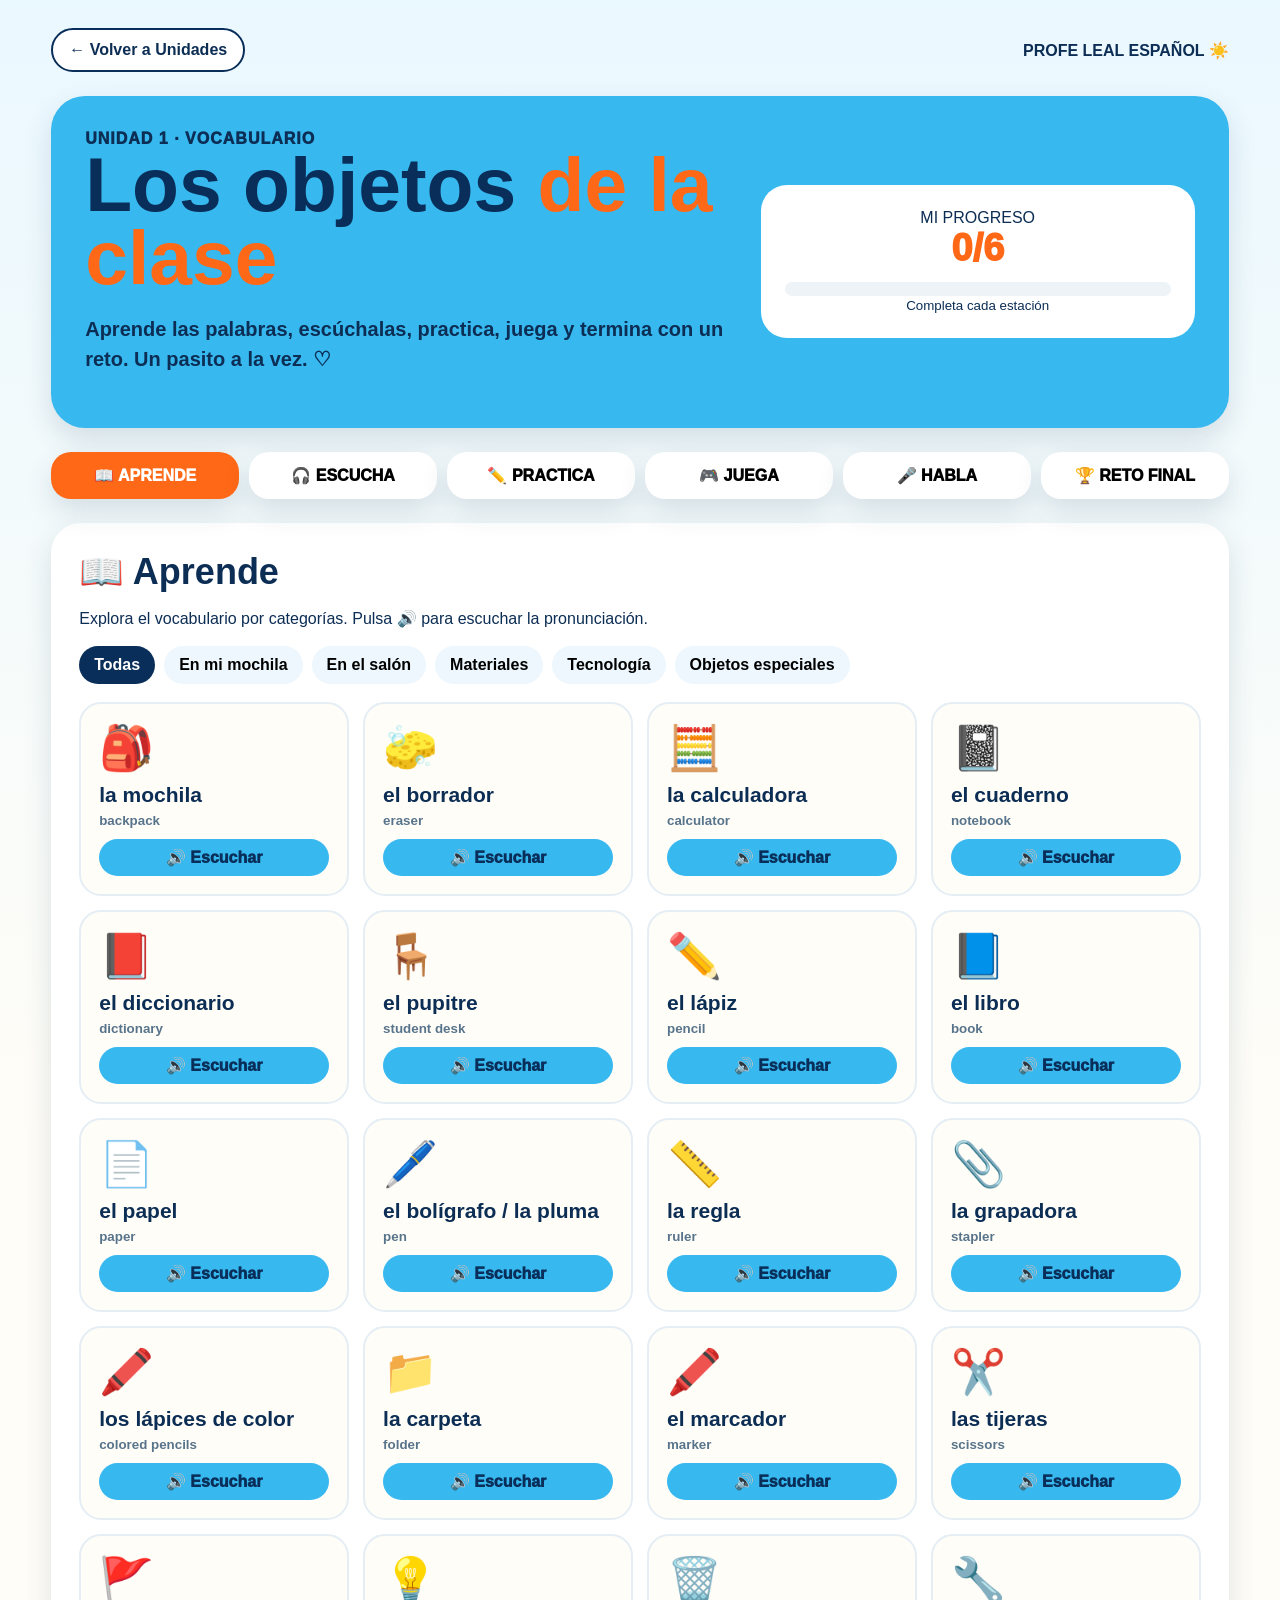
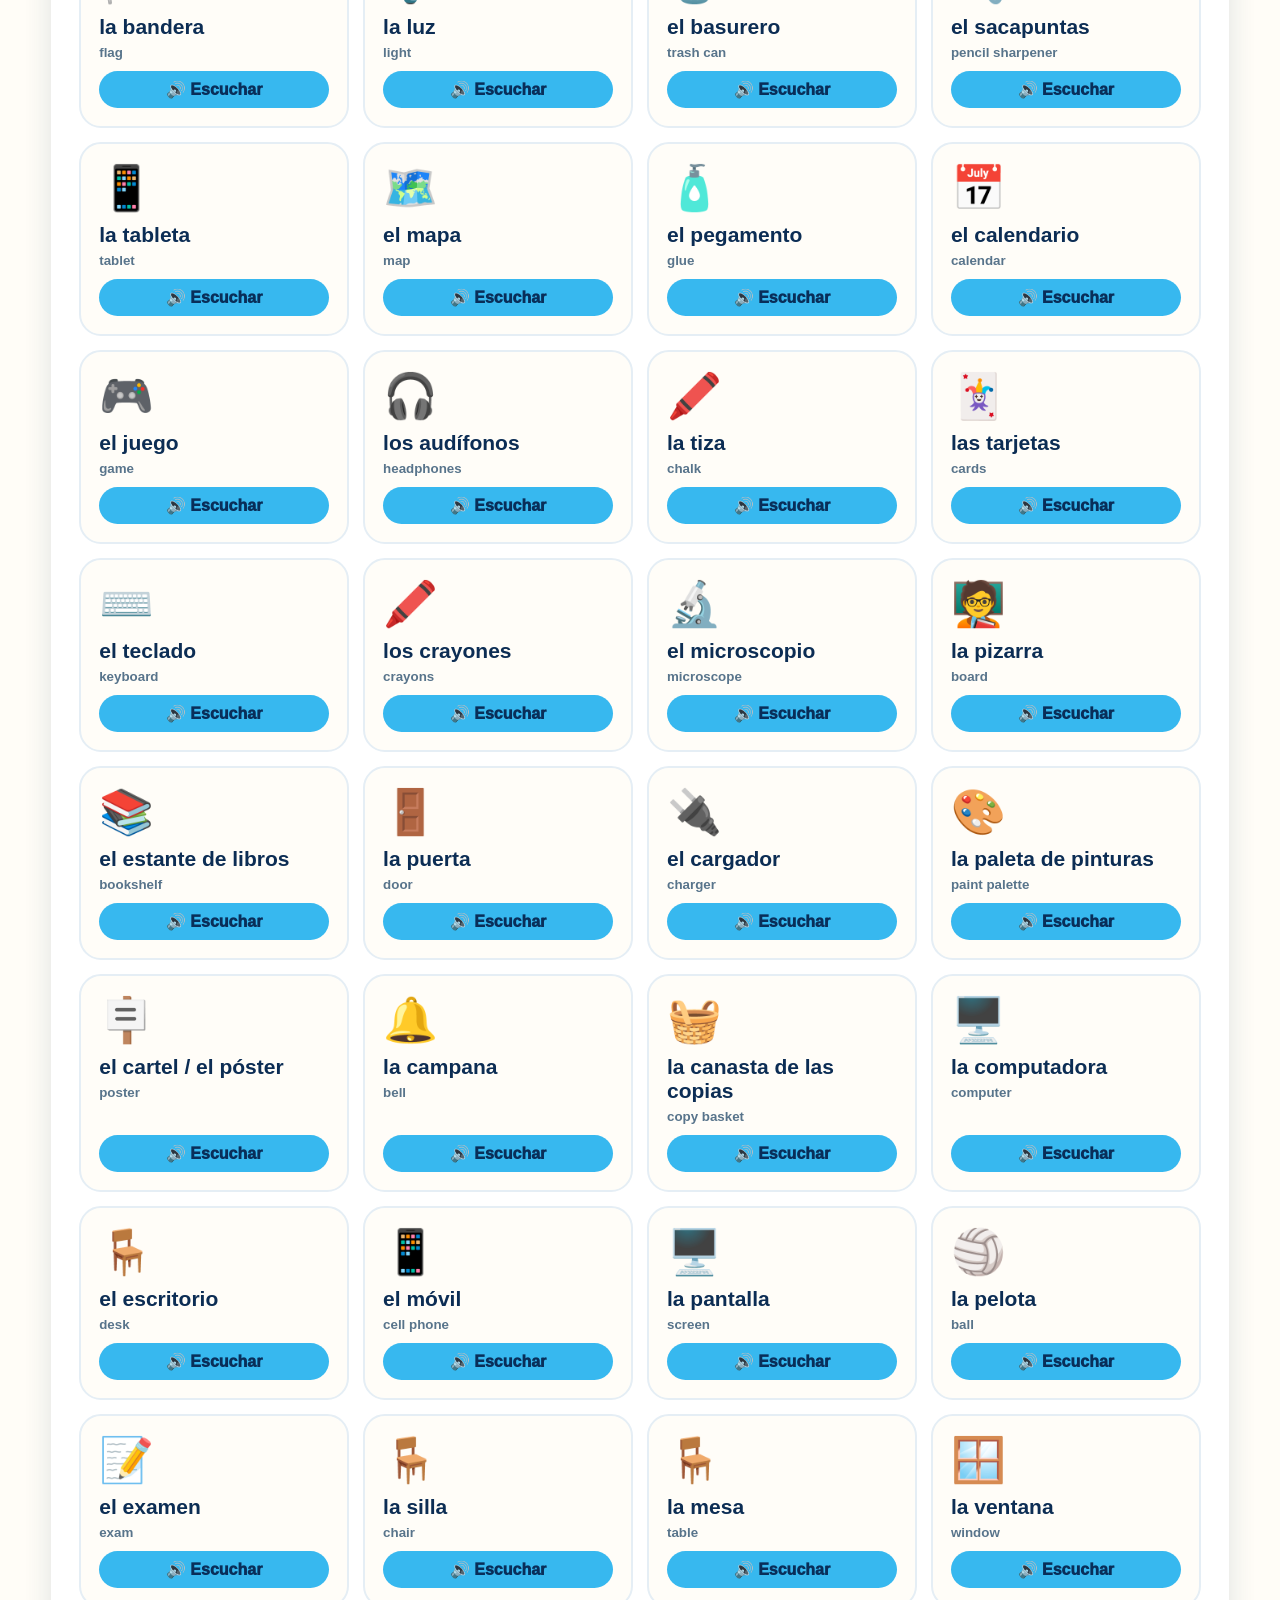
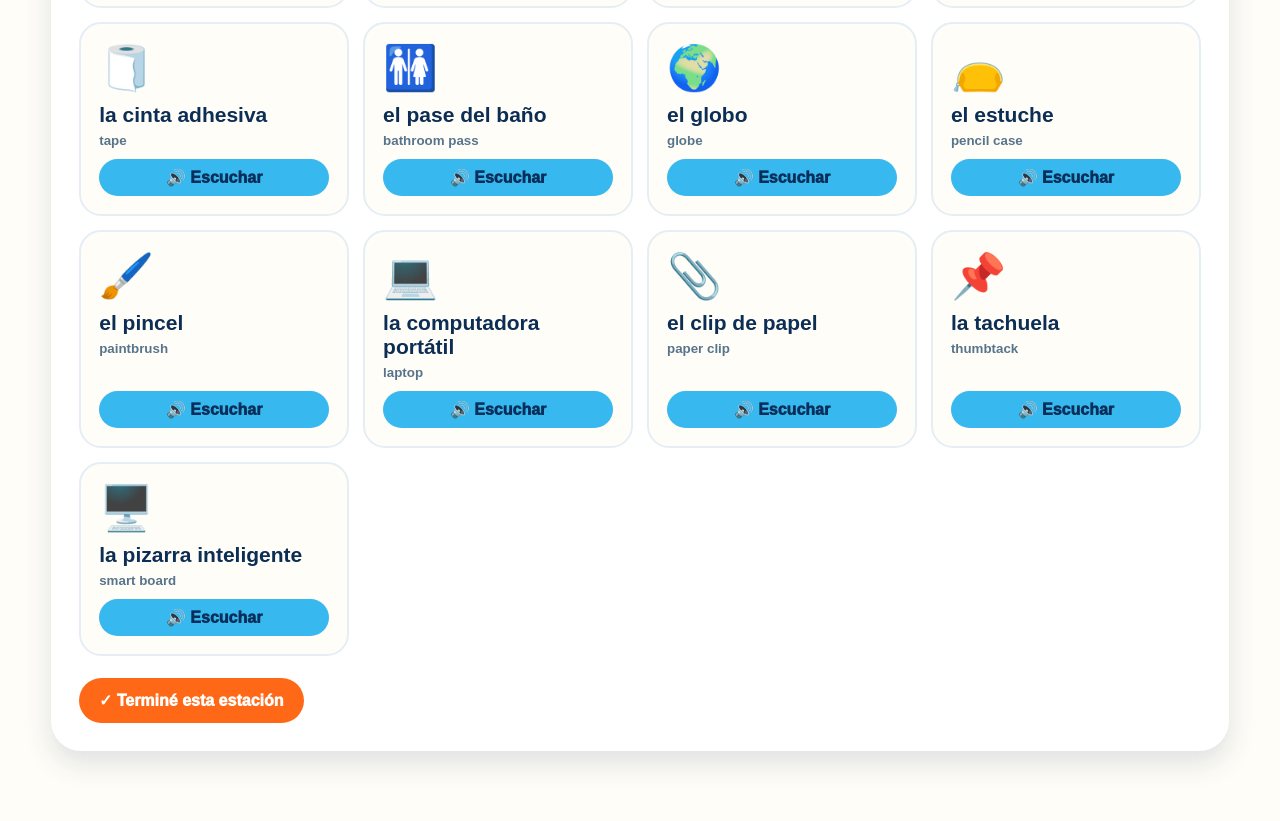
<file: units/objetos.html>
<!doctype html>
<html lang="es">
<head>
<meta charset="utf-8">
<meta name="viewport" content="width=device-width,initial-scale=1">
<title>Los objetos de la clase | Profe Leal Español</title>
<link rel="stylesheet" href="../css/style.css">
<style>
.unit-page{background:linear-gradient(180deg,#eaf8ff 0,#fffdf7 28%);min-height:100vh}
.unit-wrap{width:min(1180px,92vw);margin:auto;padding:28px 0 70px}
.unit-top{display:flex;justify-content:space-between;gap:16px;align-items:center;flex-wrap:wrap}
.back{display:inline-flex;gap:8px;align-items:center;padding:11px 16px;border-radius:999px;background:white;border:2px solid var(--navy);font-weight:900}
.hero-unit{margin-top:24px;background:var(--sky);border-radius:34px;padding:34px;display:grid;grid-template-columns:1.2fr .8fr;gap:24px;align-items:center;box-shadow:var(--shadow)}
.hero-unit h1{font-size:clamp(44px,6vw,82px);margin:0;line-height:.95;color:var(--navy)}
.hero-unit h1 span{color:var(--orange)}
.hero-unit p{font-size:20px;line-height:1.5;font-weight:800}
.progress-card{background:#fff;border-radius:26px;padding:24px;text-align:center}
.progress-num{font-size:38px;font-weight:1000;color:var(--orange)}
.progress-bar{height:14px;background:#edf3f7;border-radius:99px;overflow:hidden;margin-top:12px}
.progress-fill{height:100%;width:0;background:linear-gradient(90deg,var(--orange),var(--yellow));transition:.25s}
.stations{display:grid;grid-template-columns:repeat(6,1fr);gap:10px;margin:24px 0}
.station{border:0;border-radius:20px;padding:14px 10px;font-weight:1000;cursor:pointer;background:white;box-shadow:var(--shadow)}
.station.active{background:var(--orange);color:#fff}
.panel{display:none;background:white;border-radius:30px;padding:28px;box-shadow:var(--shadow);margin-top:16px}
.panel.active{display:block}
.panel h2{font-size:36px;margin:0 0 8px}
.filters{display:flex;gap:9px;flex-wrap:wrap;margin:18px 0}
.filter{border:0;border-radius:999px;padding:10px 15px;font-weight:900;cursor:pointer;background:#edf7fd}
.filter.active{background:var(--navy);color:#fff}
.vocab-grid{display:grid;grid-template-columns:repeat(4,1fr);gap:14px}
.vcard{border:2px solid #e5eef5;border-radius:22px;padding:18px;background:#fffdf8;min-height:170px;display:flex;flex-direction:column;justify-content:space-between}
.vicon{font-size:44px}
.vcard h3{font-size:21px;margin:9px 0 4px}
.vcard small{color:#58748b;font-weight:800}
.speak{border:0;border-radius:999px;background:var(--sky);color:var(--navy);padding:9px 13px;font-weight:1000;cursor:pointer;margin-top:10px}
.activity-card{max-width:760px;margin:18px auto;background:#f8fbfd;border-radius:24px;padding:24px}
.question{font-size:28px;font-weight:1000;margin:6px 0 18px}
.answers{display:grid;grid-template-columns:repeat(2,1fr);gap:12px}
.answer{border:2px solid #d7e6ef;background:white;border-radius:18px;padding:15px;font-weight:900;cursor:pointer}
.answer.good{background:#e5fff3;border-color:#36b981}
.answer.bad{background:#fff0f2;border-color:#e77888}
.primary{border:0;background:var(--orange);color:white;border-radius:999px;padding:13px 20px;font-weight:1000;cursor:pointer}
.secondary{border:2px solid var(--navy);background:white;color:var(--navy);border-radius:999px;padding:11px 18px;font-weight:1000;cursor:pointer}
.prompt{font-size:25px;line-height:1.5;background:#fff8d9;border-left:8px solid var(--yellow);padding:20px;border-radius:18px}
.score{font-size:30px;font-weight:1000;color:var(--orange)}
@media(max-width:900px){.hero-unit{grid-template-columns:1fr}.stations{grid-template-columns:repeat(3,1fr)}.vocab-grid{grid-template-columns:repeat(2,1fr)}}
@media(max-width:560px){.stations{grid-template-columns:repeat(2,1fr)}.vocab-grid{grid-template-columns:1fr}.answers{grid-template-columns:1fr}}
</style>
</head>
<body class="unit-page">
<div class="unit-wrap">
  <div class="unit-top">
    <a class="back" href="../index.html#unidades">← Volver a Unidades</a>
    <strong>PROFE LEAL ESPAÑOL ☀️</strong>
  </div>

  <section class="hero-unit">
    <div>
      <div style="font-weight:1000;letter-spacing:1px">UNIDAD 1 · VOCABULARIO</div>
      <h1>Los objetos <span>de la clase</span></h1>
      <p>Aprende las palabras, escúchalas, practica, juega y termina con un reto. Un pasito a la vez. ♡</p>
    </div>
    <div class="progress-card">
      <div>MI PROGRESO</div>
      <div class="progress-num"><span id="done">0</span>/6</div>
      <div class="progress-bar"><div class="progress-fill" id="progressFill"></div></div>
      <small>Completa cada estación</small>
    </div>
  </section>

  <div class="stations">
    <button class="station active" data-panel="learn">📖 APRENDE</button>
    <button class="station" data-panel="listen">🎧 ESCUCHA</button>
    <button class="station" data-panel="practice">✏️ PRACTICA</button>
    <button class="station" data-panel="play">🎮 JUEGA</button>
    <button class="station" data-panel="speak">🎤 HABLA</button>
    <button class="station" data-panel="final">🏆 RETO FINAL</button>
  </div>

  <section class="panel active" id="learn">
    <h2>📖 Aprende</h2>
    <p>Explora el vocabulario por categorías. Pulsa 🔊 para escuchar la pronunciación.</p>
    <div class="filters" id="filters"></div>
    <div class="vocab-grid" id="vocabGrid"></div>
    <div style="margin-top:22px"><button class="primary" onclick="complete('learn')">✓ Terminé esta estación</button></div>
  </section>

  <section class="panel" id="listen">
    <h2>🎧 Escucha</h2>
    <p>Escucha la palabra y selecciona su significado en inglés.</p>
    <div class="activity-card">
      <button class="primary" onclick="newListen()">🔊 Escuchar palabra</button>
      <div class="question" id="listenQ">Presiona “Escuchar palabra”.</div>
      <div class="answers" id="listenAnswers"></div>
      <div id="listenFeedback"></div>
    </div>
    <button class="primary" onclick="complete('listen')">✓ Terminé esta estación</button>
  </section>

  <section class="panel" id="practice">
    <h2>✏️ Practica</h2>
    <p>Selecciona la palabra en español correcta.</p>
    <div class="activity-card">
      <div class="question" id="practiceQ"></div>
      <div class="answers" id="practiceAnswers"></div>
      <div style="margin-top:16px"><button class="secondary" onclick="newPractice()">Otra pregunta →</button></div>
    </div>
    <button class="primary" onclick="complete('practice')">✓ Terminé esta estación</button>
  </section>

  <section class="panel" id="play">
    <h2>🎮 Juega: Racha de 10</h2>
    <p>¿Cuántas puedes contestar correctamente de 10?</p>
    <div class="activity-card">
      <div class="score">Puntos: <span id="gameScore">0</span>/10</div>
      <div class="question" id="gameQ"></div>
      <div class="answers" id="gameAnswers"></div>
      <div id="gameFeedback"></div>
      <div style="margin-top:16px"><button class="secondary" onclick="startGame()">Reiniciar juego</button></div>
    </div>
    <button class="primary" onclick="complete('play')">✓ Terminé esta estación</button>
  </section>

  <section class="panel" id="speak">
    <h2>🎤 Habla</h2>
    <p>Lee el reto en voz alta. No necesitas ser perfecto; necesitas atreverte.</p>
    <div class="activity-card">
      <div class="prompt" id="speakPrompt"></div>
      <div style="margin-top:16px"><button class="secondary" onclick="newSpeak()">Nuevo reto →</button></div>
    </div>
    <button class="primary" onclick="complete('speak')">✓ Terminé esta estación</button>
  </section>

  <section class="panel" id="final">
    <h2>🏆 Reto final</h2>
    <p>Contesta 10 preguntas. Tu resultado aparece al instante.</p>
    <div class="activity-card">
      <div class="score">Resultado: <span id="finalScore">0</span>/<span id="finalCount">0</span></div>
      <div class="question" id="finalQ"></div>
      <div class="answers" id="finalAnswers"></div>
      <div id="finalFeedback"></div>
      <div style="margin-top:16px"><button class="secondary" onclick="startFinal()">Empezar de nuevo</button></div>
    </div>
    <button class="primary" onclick="complete('final')">✓ Completar unidad</button>
  </section>
</div>

<script>
const vocab = [{"es": "la mochila", "en": "backpack", "icon": "🎒", "cat": "En mi mochila"}, {"es": "el borrador", "en": "eraser", "icon": "🧽", "cat": "En mi mochila"}, {"es": "la calculadora", "en": "calculator", "icon": "🧮", "cat": "En mi mochila"}, {"es": "el cuaderno", "en": "notebook", "icon": "📓", "cat": "En mi mochila"}, {"es": "el diccionario", "en": "dictionary", "icon": "📕", "cat": "En mi mochila"}, {"es": "el pupitre", "en": "student desk", "icon": "🪑", "cat": "En el salón"}, {"es": "el lápiz", "en": "pencil", "icon": "✏️", "cat": "Materiales"}, {"es": "el libro", "en": "book", "icon": "📘", "cat": "En mi mochila"}, {"es": "el papel", "en": "paper", "icon": "📄", "cat": "Materiales"}, {"es": "el bolígrafo / la pluma", "en": "pen", "icon": "🖊️", "cat": "En mi mochila"}, {"es": "la regla", "en": "ruler", "icon": "📏", "cat": "Materiales"}, {"es": "la grapadora", "en": "stapler", "icon": "📎", "cat": "Materiales"}, {"es": "los lápices de color", "en": "colored pencils", "icon": "🖍️", "cat": "Materiales"}, {"es": "la carpeta", "en": "folder", "icon": "📁", "cat": "En mi mochila"}, {"es": "el marcador", "en": "marker", "icon": "🖍️", "cat": "Materiales"}, {"es": "las tijeras", "en": "scissors", "icon": "✂️", "cat": "Materiales"}, {"es": "la bandera", "en": "flag", "icon": "🚩", "cat": "En el salón"}, {"es": "la luz", "en": "light", "icon": "💡", "cat": "En el salón"}, {"es": "el basurero", "en": "trash can", "icon": "🗑️", "cat": "En el salón"}, {"es": "el sacapuntas", "en": "pencil sharpener", "icon": "🔧", "cat": "Materiales"}, {"es": "la tableta", "en": "tablet", "icon": "📱", "cat": "Tecnología"}, {"es": "el mapa", "en": "map", "icon": "🗺️", "cat": "En el salón"}, {"es": "el pegamento", "en": "glue", "icon": "🧴", "cat": "Materiales"}, {"es": "el calendario", "en": "calendar", "icon": "📅", "cat": "En el salón"}, {"es": "el juego", "en": "game", "icon": "🎮", "cat": "Objetos especiales"}, {"es": "los audífonos", "en": "headphones", "icon": "🎧", "cat": "Tecnología"}, {"es": "la tiza", "en": "chalk", "icon": "🖍️", "cat": "Materiales"}, {"es": "las tarjetas", "en": "cards", "icon": "🃏", "cat": "Objetos especiales"}, {"es": "el teclado", "en": "keyboard", "icon": "⌨️", "cat": "Tecnología"}, {"es": "los crayones", "en": "crayons", "icon": "🖍️", "cat": "Materiales"}, {"es": "el microscopio", "en": "microscope", "icon": "🔬", "cat": "Objetos especiales"}, {"es": "la pizarra", "en": "board", "icon": "🧑‍🏫", "cat": "En el salón"}, {"es": "el estante de libros", "en": "bookshelf", "icon": "📚", "cat": "En el salón"}, {"es": "la puerta", "en": "door", "icon": "🚪", "cat": "En el salón"}, {"es": "el cargador", "en": "charger", "icon": "🔌", "cat": "Tecnología"}, {"es": "la paleta de pinturas", "en": "paint palette", "icon": "🎨", "cat": "Objetos especiales"}, {"es": "el cartel / el póster", "en": "poster", "icon": "🪧", "cat": "En el salón"}, {"es": "la campana", "en": "bell", "icon": "🔔", "cat": "Objetos especiales"}, {"es": "la canasta de las copias", "en": "copy basket", "icon": "🧺", "cat": "En el salón"}, {"es": "la computadora", "en": "computer", "icon": "🖥️", "cat": "Tecnología"}, {"es": "el escritorio", "en": "desk", "icon": "🪑", "cat": "En el salón"}, {"es": "el móvil", "en": "cell phone", "icon": "📱", "cat": "Tecnología"}, {"es": "la pantalla", "en": "screen", "icon": "🖥️", "cat": "Tecnología"}, {"es": "la pelota", "en": "ball", "icon": "🏐", "cat": "Objetos especiales"}, {"es": "el examen", "en": "exam", "icon": "📝", "cat": "Objetos especiales"}, {"es": "la silla", "en": "chair", "icon": "🪑", "cat": "En el salón"}, {"es": "la mesa", "en": "table", "icon": "🪑", "cat": "En el salón"}, {"es": "la ventana", "en": "window", "icon": "🪟", "cat": "En el salón"}, {"es": "la cinta adhesiva", "en": "tape", "icon": "🧻", "cat": "Materiales"}, {"es": "el pase del baño", "en": "bathroom pass", "icon": "🚻", "cat": "Objetos especiales"}, {"es": "el globo", "en": "globe", "icon": "🌍", "cat": "En el salón"}, {"es": "el estuche", "en": "pencil case", "icon": "👝", "cat": "En mi mochila"}, {"es": "el pincel", "en": "paintbrush", "icon": "🖌️", "cat": "Materiales"}, {"es": "la computadora portátil", "en": "laptop", "icon": "💻", "cat": "Tecnología"}, {"es": "el clip de papel", "en": "paper clip", "icon": "📎", "cat": "Materiales"}, {"es": "la tachuela", "en": "thumbtack", "icon": "📌", "cat": "Materiales"}, {"es": "la pizarra inteligente", "en": "smart board", "icon": "🖥️", "cat": "Tecnología"}];
const cats = ['Todas', ...new Set(vocab.map(v=>v.cat))];
let completed = new Set(JSON.parse(localStorage.getItem('objetosProgress')||'[]'));
let currentListen = null, currentPractice = null;
let gameIndex=0, gameScore=0, finalIndex=0, finalScore=0, finalAnswered=false;

function speakSpanish(text){
  if(!('speechSynthesis' in window)) return alert('Tu navegador no tiene lectura en voz alta disponible.');
  speechSynthesis.cancel();
  const u = new SpeechSynthesisUtterance(text.replace(' / ',' o '));
  u.lang='es-MX'; u.rate=.82;
  speechSynthesis.speak(u);
}
function shuffle(a){return [...a].sort(()=>Math.random()-.5)}
function choiceSet(correct, key){
  const others=shuffle(vocab.filter(v=>v!==correct)).slice(0,3);
  return shuffle([correct,...others]).map(v=>({label:v[key],item:v}));
}
function updateProgress(){
  document.getElementById('done').textContent=completed.size;
  document.getElementById('progressFill').style.width=(completed.size/6*100)+'%';
}
function complete(id){
  completed.add(id); localStorage.setItem('objetosProgress',JSON.stringify([...completed])); updateProgress();
  alert(id==='final' ? '¡Unidad completada! 🏆' : '¡Estación completada! ⭐');
}
document.querySelectorAll('.station').forEach(b=>b.onclick=()=>{
  document.querySelectorAll('.station').forEach(x=>x.classList.remove('active'));
  document.querySelectorAll('.panel').forEach(x=>x.classList.remove('active'));
  b.classList.add('active'); document.getElementById(b.dataset.panel).classList.add('active');
});

function renderFilters(){
  const box=document.getElementById('filters');
  cats.forEach((c,i)=>{
    const b=document.createElement('button'); b.className='filter'+(i===0?' active':''); b.textContent=c;
    b.onclick=()=>{document.querySelectorAll('.filter').forEach(x=>x.classList.remove('active'));b.classList.add('active');renderVocab(c)};
    box.appendChild(b);
  });
}
function renderVocab(cat='Todas'){
  const box=document.getElementById('vocabGrid'); box.innerHTML='';
  vocab.filter(v=>cat==='Todas'||v.cat===cat).forEach(v=>{
    const d=document.createElement('article'); d.className='vcard';
    d.innerHTML=`<div><div class="vicon">${v.icon}</div><h3>${v.es}</h3><small>${v.en}</small></div><button class="speak">🔊 Escuchar</button>`;
    d.querySelector('button').onclick=()=>speakSpanish(v.es); box.appendChild(d);
  });
}
function newListen(){
  currentListen=vocab[Math.floor(Math.random()*vocab.length)];
  document.getElementById('listenQ').textContent='¿Qué palabra escuchaste?';
  speakSpanish(currentListen.es);
  const box=document.getElementById('listenAnswers'); box.innerHTML='';
  choiceSet(currentListen,'en').forEach(o=>{
    const b=document.createElement('button');b.className='answer';b.textContent=o.label;
    b.onclick=()=>{document.querySelectorAll('#listenAnswers .answer').forEach(x=>x.disabled=true);b.classList.add(o.item===currentListen?'good':'bad');document.getElementById('listenFeedback').textContent=o.item===currentListen?'¡Correcto! ⭐':'Era: '+currentListen.en;};
    box.appendChild(b);
  });
}
function newPractice(){
  currentPractice=vocab[Math.floor(Math.random()*vocab.length)];
  document.getElementById('practiceQ').textContent=`${currentPractice.icon}  “${currentPractice.en}”`;
  const box=document.getElementById('practiceAnswers');box.innerHTML='';
  choiceSet(currentPractice,'es').forEach(o=>{
    const b=document.createElement('button');b.className='answer';b.textContent=o.label;
    b.onclick=()=>{document.querySelectorAll('#practiceAnswers .answer').forEach(x=>x.disabled=true);b.classList.add(o.item===currentPractice?'good':'bad')};
    box.appendChild(b);
  });
}
function startGame(){
  gameIndex=0;gameScore=0;document.getElementById('gameScore').textContent=0;nextGame();
}
function nextGame(){
  if(gameIndex>=10){document.getElementById('gameQ').textContent='¡Terminaste!';document.getElementById('gameAnswers').innerHTML='';document.getElementById('gameFeedback').textContent=`Tu puntuación: ${gameScore}/10`;return}
  const q=vocab[Math.floor(Math.random()*vocab.length)];
  document.getElementById('gameQ').textContent=`${q.icon}  ¿Cómo se dice “${q.en}”?`;
  const box=document.getElementById('gameAnswers');box.innerHTML='';
  choiceSet(q,'es').forEach(o=>{const b=document.createElement('button');b.className='answer';b.textContent=o.label;b.onclick=()=>{if(o.item===q)gameScore++;gameIndex++;document.getElementById('gameScore').textContent=gameScore;nextGame()};box.appendChild(b)});
}
const speakPrompts=[
 'Mira a tu alrededor y di: “En la clase hay…” + 3 objetos.',
 'Di tres cosas que tienes en tu mochila usando: “Tengo…”',
 'Escoge un objeto y pregunta a un compañero: “¿Tienes ___?”',
 'Di una oración con: “Necesito…” + un objeto de la clase.',
 'Di una oración con: “No tengo…” + un objeto de la clase.',
 'Describe dónde está un objeto usando: “Está en la mesa / mochila / escritorio.”'
];
function newSpeak(){document.getElementById('speakPrompt').textContent=speakPrompts[Math.floor(Math.random()*speakPrompts.length)]}
function startFinal(){
  finalIndex=0;finalScore=0;document.getElementById('finalScore').textContent=0;document.getElementById('finalCount').textContent=0;nextFinal();
}
function nextFinal(){
  finalAnswered=false;
  if(finalIndex>=10){document.getElementById('finalQ').textContent='¡Reto terminado! 🏆';document.getElementById('finalAnswers').innerHTML='';document.getElementById('finalFeedback').textContent=`Resultado final: ${finalScore}/10`;return}
  const q=vocab[Math.floor(Math.random()*vocab.length)];
  document.getElementById('finalQ').textContent=`${q.icon}  Selecciona la palabra correcta:`;
  const box=document.getElementById('finalAnswers');box.innerHTML='';
  choiceSet(q,'es').forEach(o=>{const b=document.createElement('button');b.className='answer';b.textContent=o.label;b.onclick=()=>{if(finalAnswered)return;finalAnswered=true;if(o.item===q){finalScore++;b.classList.add('good')}else b.classList.add('bad');finalIndex++;document.getElementById('finalScore').textContent=finalScore;document.getElementById('finalCount').textContent=finalIndex;setTimeout(nextFinal,650)};box.appendChild(b)});
}
renderFilters();renderVocab();updateProgress();newPractice();newSpeak();startGame();startFinal();
</script>
</body>
</html>
</file>
<file: css/style.css>
:root{
  --navy:#092e59;--sky:#37b8ef;--orange:#ff6816;--yellow:#ffc62d;
  --cream:#fffdf7;--mint:#66d7c1;--pink:#ff88a8;--lav:#c9a3f1;
  --blue:#4fb8f2;--ink:#0c2d54;--shadow:0 12px 28px rgba(20,59,91,.14)
}
*{box-sizing:border-box} html{scroll-behavior:smooth}
body{margin:0;font-family:"Trebuchet MS","Arial Rounded MT Bold",Arial,sans-serif;color:var(--ink);background:var(--cream)}
a{color:inherit;text-decoration:none} button{font:inherit}
.top{position:sticky;top:0;z-index:30;background:#fff;border-bottom:1px solid rgba(9,46,89,.08)}
.nav{width:min(1450px,94vw);margin:auto;display:flex;align-items:center;justify-content:space-between;gap:24px;min-height:86px}
.brand{display:flex;align-items:center;gap:12px;font-weight:1000;line-height:.9}
.brandmark{width:63px;height:63px;border-radius:50%;display:grid;place-items:center;background:linear-gradient(#ffd43c 0 47%,#fff 48% 56%,#2db9ee 57%);font-size:29px;box-shadow:inset 0 0 0 5px #fff}
.brandtext{font-size:25px;letter-spacing:.5px}.brandtext b{display:block;color:var(--orange);font-size:31px}
.links{display:flex;align-items:center;gap:16px;font-weight:900}.links a{padding:12px 14px;border-radius:18px}
.links a:hover,.links a.active{background:var(--orange);color:#fff}.heart{font-size:36px;color:var(--orange)}
.hero{position:relative;overflow:hidden;background:linear-gradient(180deg,#3bc0f3 0%,#6fd1f6 72%,#fff 72%)}
.hero-inner{width:min(1450px,94vw);min-height:500px;margin:auto;display:grid;grid-template-columns:1.05fr .95fr;align-items:center;gap:42px;padding:54px 28px 72px}
.signs{position:absolute;left:28px;top:105px;display:grid;gap:7px;z-index:3}.sign{padding:7px 16px;border:3px solid #173651;background:#e99035;color:#112f51;border-radius:4px;transform:rotate(-1deg);font-weight:1000;box-shadow:var(--shadow)}
.sign:nth-child(2n){transform:rotate(1deg);background:#31b3cc}.sign:nth-child(3n){background:#7fbc57}
.hero-copy{padding-left:145px;z-index:2;max-width:690px}.kicker{font-size:20px;font-weight:1000;letter-spacing:1px;margin-bottom:12px}
.hero h1{margin:0;line-height:.88;font-size:clamp(64px,6.6vw,108px);letter-spacing:-4px;color:var(--navy);text-shadow:0 4px 0 rgba(255,255,255,.92)}
.hero h1 span{display:block;color:var(--orange)}.hero-sub{font-size:25px;margin:26px 0 18px;font-weight:900;letter-spacing:.4px}
.underline{height:6px;border-radius:5px;width:88%;background:var(--yellow);margin-top:-8px}
.hero-actions{display:flex;gap:15px;flex-wrap:wrap;margin-top:30px}.btn{border:0;border-radius:999px;padding:16px 27px;font-weight:1000;cursor:pointer;box-shadow:0 9px 0 rgba(4,54,88,.13);transition:.18s}
.btn:hover{transform:translateY(-3px)}.btn.orange{background:var(--orange);color:#fff}.btn.white{background:#fff;color:var(--navy);border:3px solid var(--navy)}
.hero-art{height:385px;border-radius:50px 24px 50px 24px;overflow:hidden;position:relative;box-shadow:0 18px 45px rgba(7,67,105,.18);background:#fff}
.hero-art img{width:100%;height:100%;object-fit:cover;object-position:center;display:block}
.hero-art:after{content:"";display:none}
.quick{width:min(1340px,92vw);margin:-40px auto 38px;position:relative;z-index:8;display:grid;grid-template-columns:repeat(6,1fr);gap:15px;background:#fff;padding:20px;border-radius:34px;box-shadow:var(--shadow)}
.quick a{min-height:110px;border-radius:27px;display:grid;place-items:center;text-align:center;font-weight:1000;font-size:17px;padding:12px;box-shadow:0 7px 18px rgba(20,59,91,.08)}
.quick i{font-style:normal;font-size:36px;display:block;margin-bottom:6px}.quick a:nth-child(1){background:#a6ddfb}.quick a:nth-child(2){background:#ffe070}.quick a:nth-child(3){background:#ff7826;color:white}.quick a:nth-child(4){background:#79ddd1}.quick a:nth-child(5){background:#ff9ab5}.quick a:nth-child(6){background:#d8bff1}
.section{width:min(1460px,94vw);margin:auto;padding:44px 0}.section-title{text-align:center;margin-bottom:28px}
.section-title h2{font-size:clamp(40px,5vw,70px);margin:0;letter-spacing:-2px}.section-title p{font-size:20px;margin:7px auto;color:#49657d;max-width:820px}
.unit-grid{display:grid;grid-template-columns:repeat(4,1fr);gap:20px}.unit-card{border-radius:29px;padding:23px;min-height:280px;border:3px solid rgba(10,50,90,.08);box-shadow:var(--shadow);display:flex;flex-direction:column;align-items:flex-start}
.unit-card h3{font-size:25px;line-height:1.05;margin:12px 0 10px}.unit-card p{line-height:1.45;font-weight:700;color:#315470;flex:1}.unit-icon{font-size:58px}
.orange{background:#fff2e8}.aqua{background:#e8faff}.yellow{background:#fff8d6}.pink{background:#fff0f4}.mint{background:#e9fff8}.lav{background:#f5efff}.blue{background:#edf8ff}
.explore{border:0;color:#fff;background:var(--orange);border-radius:999px;padding:11px 20px;font-weight:1000;cursor:pointer}
.unit-card.aqua .explore,.unit-card.blue .explore{background:#1f9ee0}.unit-card.mint .explore{background:#16b899}.unit-card.pink .explore{background:#ef6d91}.unit-card.yellow .explore{background:#f1a900}.unit-card.lav .explore{background:#9967d2}
.route{margin-top:30px;background:var(--navy);color:#fff;border-radius:35px;padding:28px;display:grid;grid-template-columns:1fr 1fr;gap:25px;align-items:center}.route h3{font-size:34px;margin:0 0 8px}.route p{font-size:18px;line-height:1.55;color:#d5e7f4}
.route-pills{display:flex;gap:10px;flex-wrap:wrap}.route-pills span{padding:10px 14px;border-radius:999px;background:rgba(255,255,255,.12);font-weight:900}
.quote{background:var(--sky);margin-top:40px;padding:28px 20px 36px;text-align:center;color:#fff;font-size:clamp(24px,3vw,42px);font-weight:1000}.quote span{color:var(--yellow)}
.footer{text-align:center;padding:22px;color:#547184;font-weight:800}
.modal{display:none;position:fixed;inset:0;background:rgba(7,39,69,.75);z-index:100;align-items:center;justify-content:center;padding:20px}.modal.show{display:flex}
.modal-card{max-width:650px;width:100%;background:#fff;border-radius:30px;padding:30px;box-shadow:0 24px 80px rgba(0,0,0,.3)}.modal-card h3{font-size:32px;margin:0 0 10px}.modal-card p{font-size:18px;line-height:1.5}.close{float:right;border:0;background:#eef5fa;border-radius:50%;width:40px;height:40px;font-weight:1000;cursor:pointer}
@media(max-width:1100px){.links{display:none}.hero-inner{grid-template-columns:1fr}.hero-copy{padding-left:0;text-align:center;max-width:none}.underline{margin-inline:auto}.hero-actions{justify-content:center}.signs{display:none}.hero-art{min-height:350px}.quick{grid-template-columns:repeat(3,1fr);margin-top:-25px}.unit-grid{grid-template-columns:repeat(2,1fr)}.route{grid-template-columns:1fr}}
@media(max-width:620px){.brandtext{font-size:18px}.brandtext b{font-size:22px}.heart{display:none}.hero-inner{padding:28px 16px 65px}.hero h1{font-size:72px;letter-spacing:-4px}.hero-sub{font-size:21px}.hero-art{min-height:270px}.quick{grid-template-columns:repeat(2,1fr);border-radius:24px}.unit-grid{grid-template-columns:1fr}}
</file>
